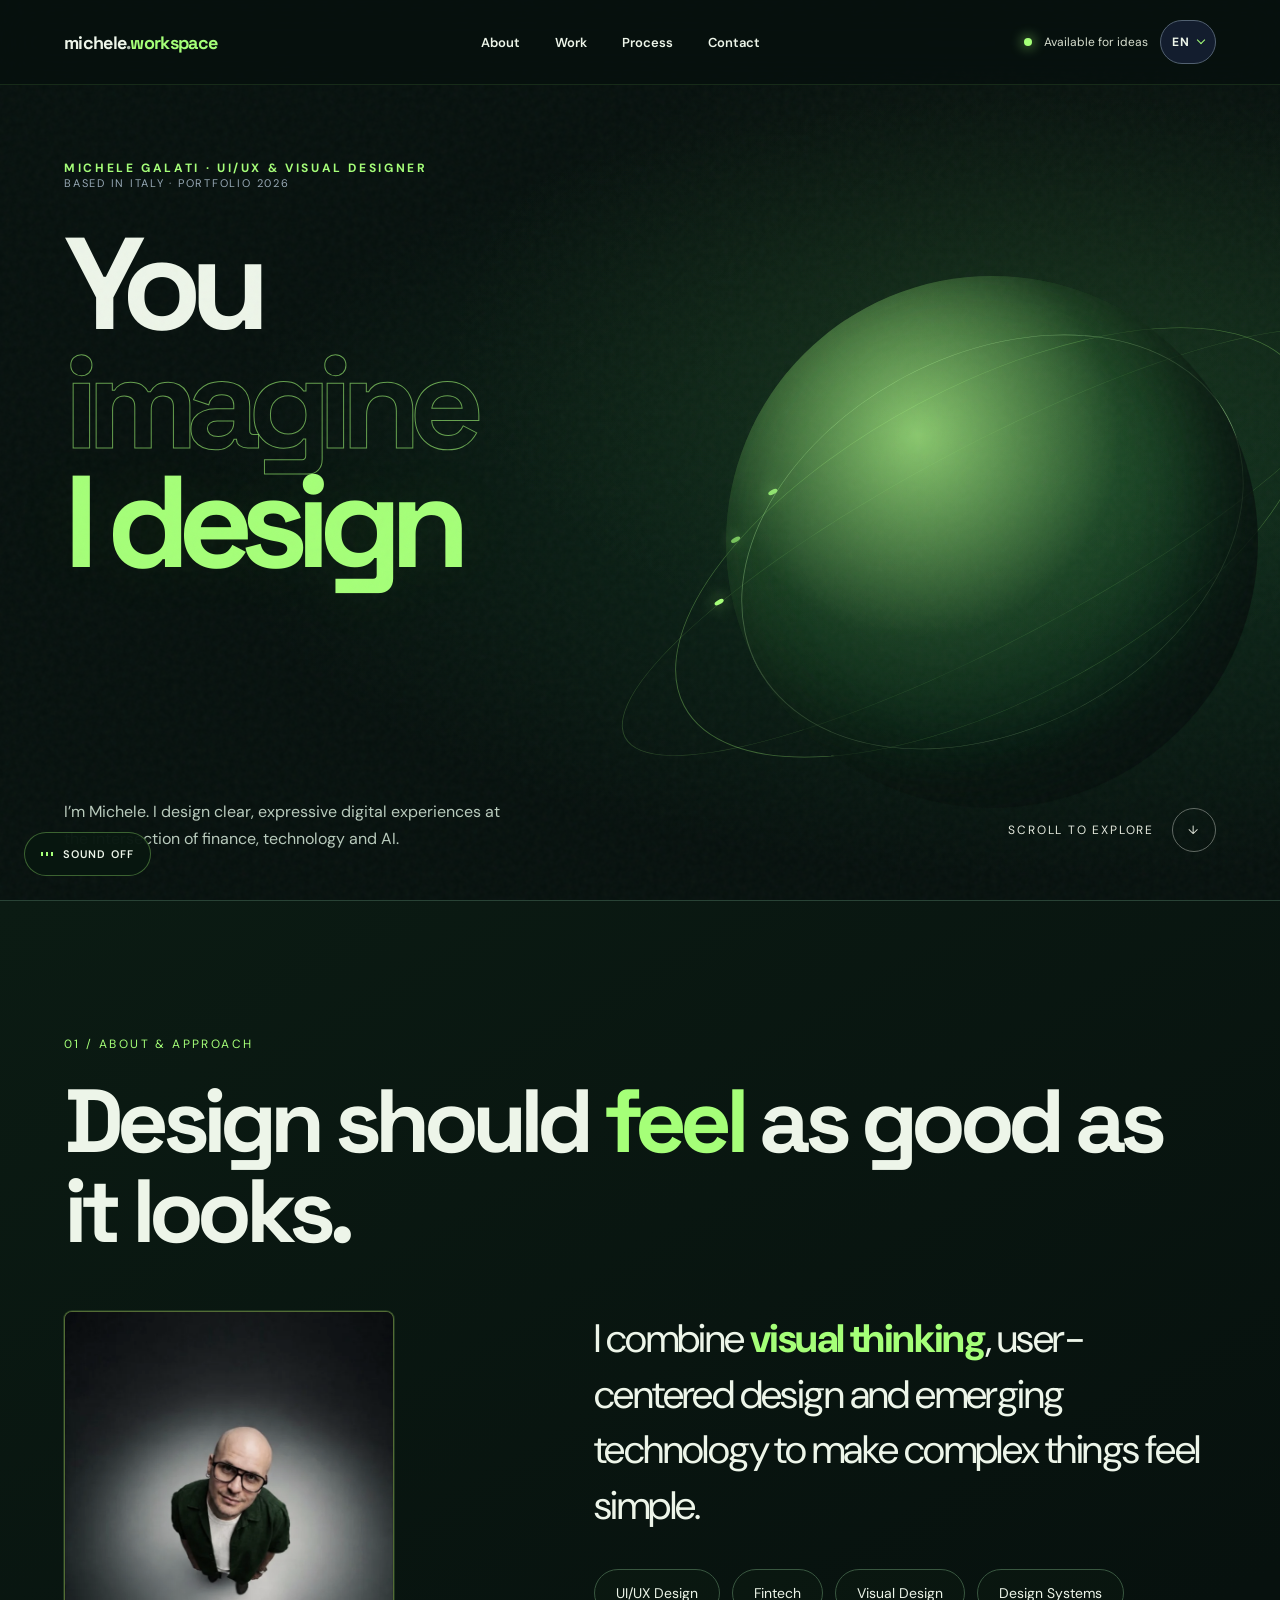
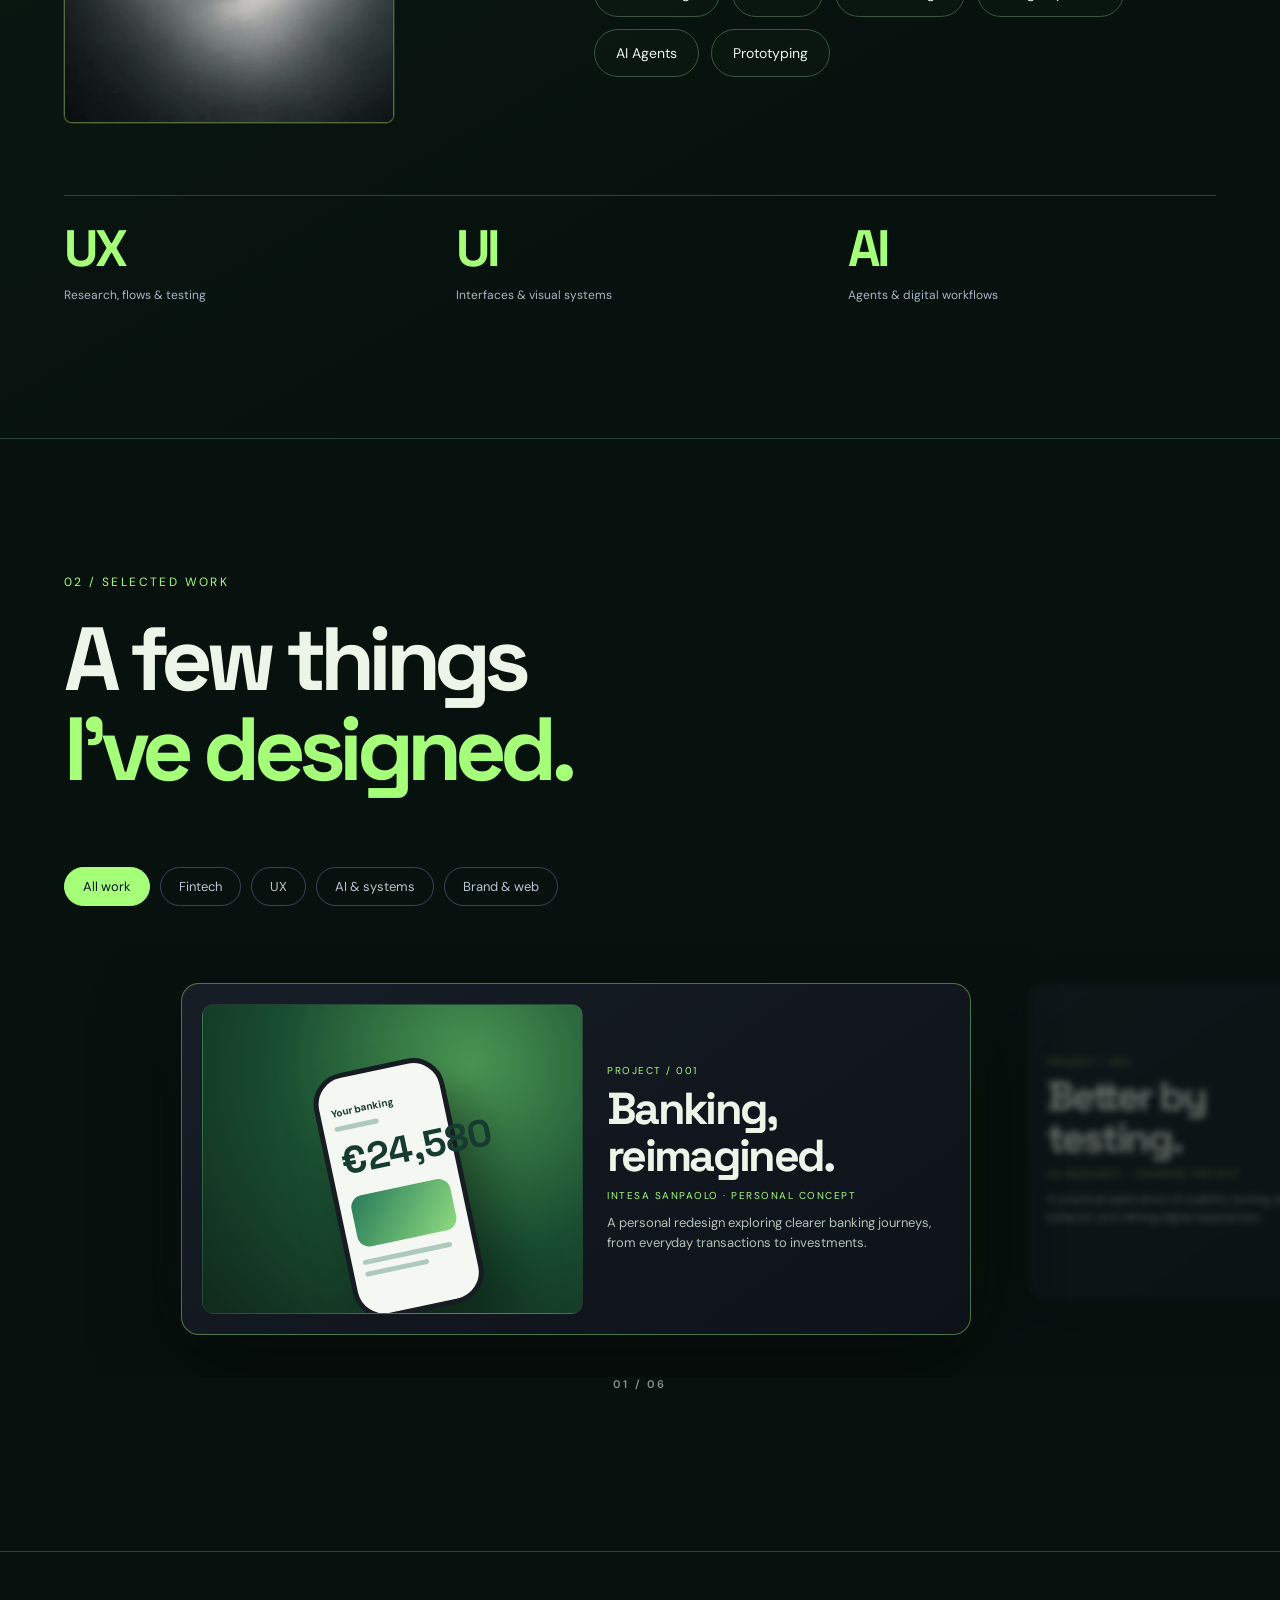
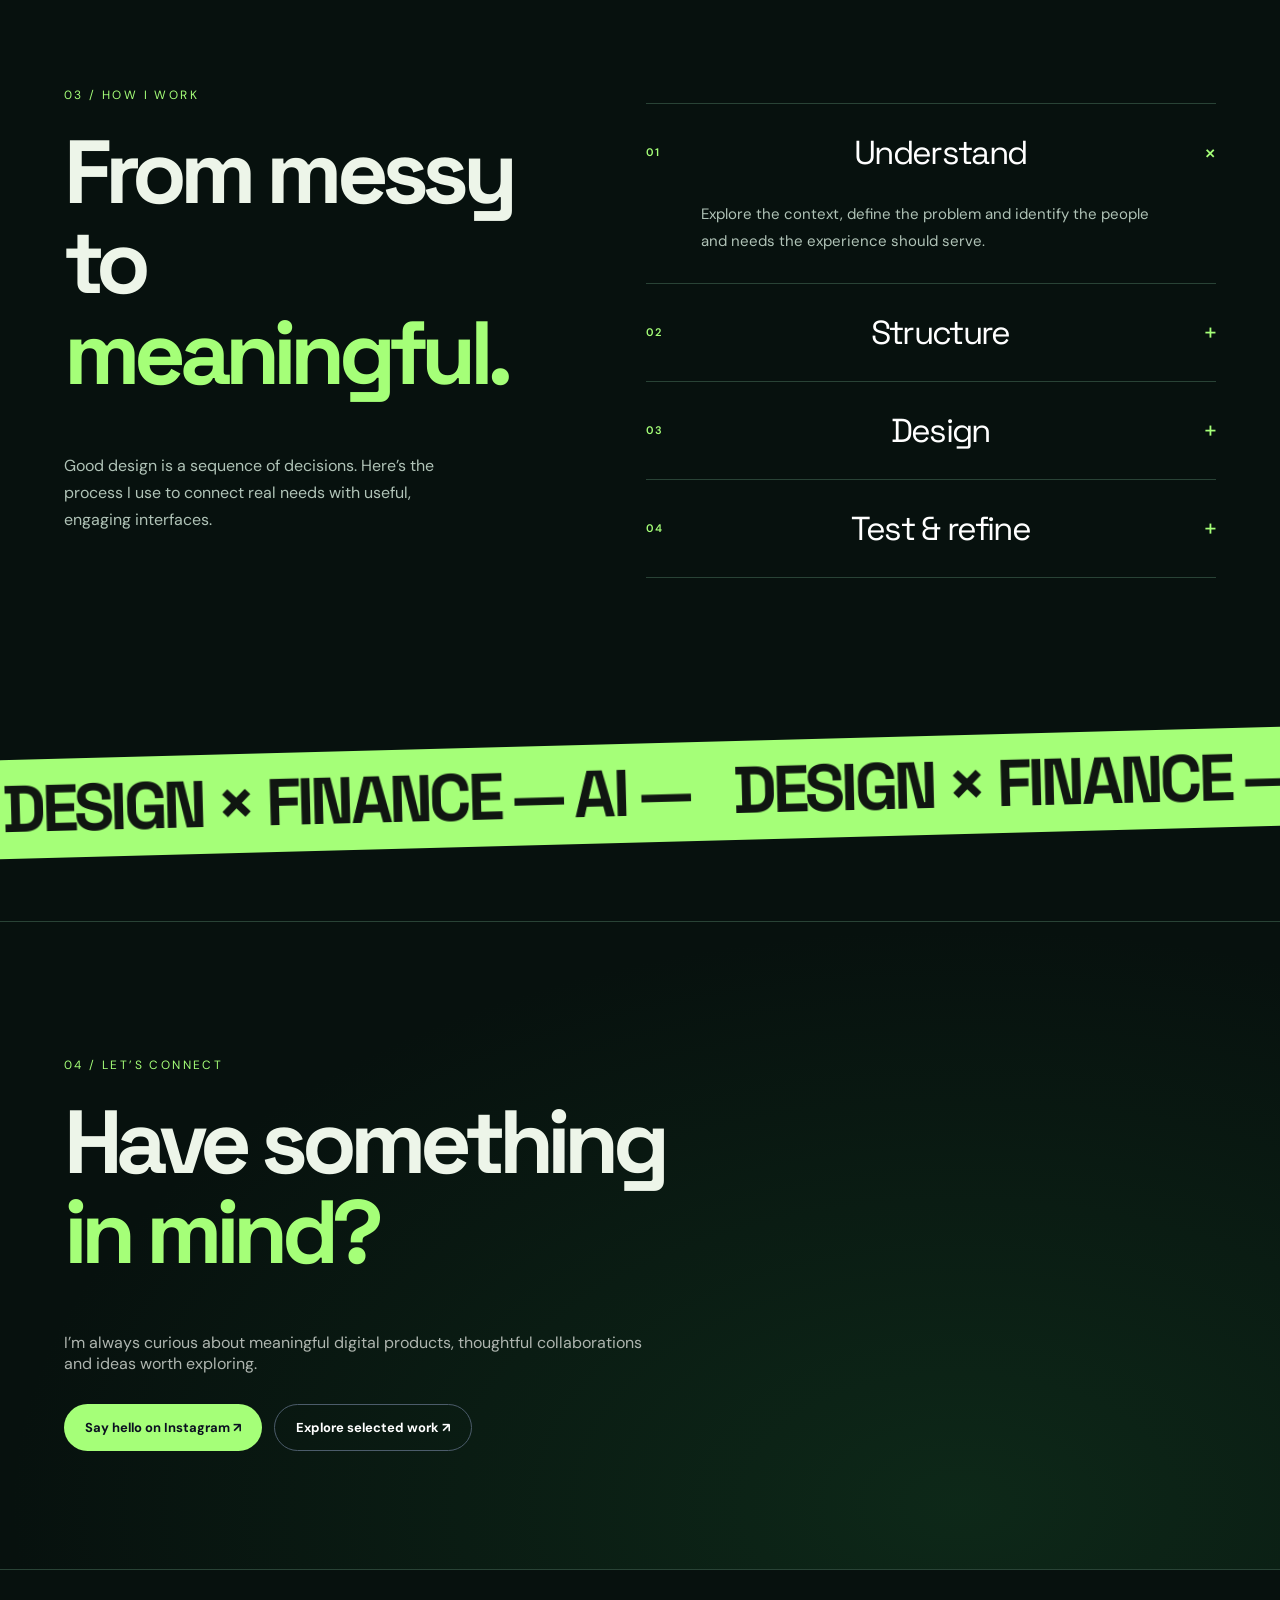
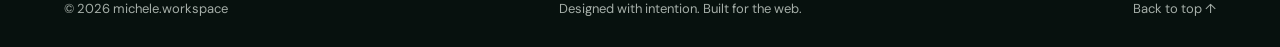
<file: index.html>
<!DOCTYPE html>

<html lang="it"><head><meta charset="utf-8"/><meta content="width=device-width, initial-scale=1" name="viewport"/><title>michele.workspace — UI/UX, Fintech e IA</title><link rel="stylesheet" href="css/live-base.css"><link rel="stylesheet" href="css/motion.css"><meta content="Michele Galati, designer UI/UX. Progetti selezionati di fintech, design visivo e IA." data-i18n-content="description" name="description"/><meta content="#0b1020" name="theme-color"/><noscript><style>.reveal{opacity:1!important;transform:none!important}body,a,button{cursor:auto!important}</style></noscript><link rel="canonical" href="https://michelegalatistudio-svg.github.io/Portfolio/index.html"><meta property="og:title" content="michele.workspace — UI/UX, Fintech e IA"><meta property="og:description" content="Sono Michele. Progetto esperienze digitali chiare ed espressive all’incrocio tra finanza, tecnologia e IA."><meta property="og:image" content="https://michelegalatistudio-svg.github.io/Portfolio/assets/social/index.jpg"></head><body><a class="skip" href="#main" data-i18n="skip">Vai al contenuto</a><div aria-hidden="true" class="progress" id="progress"></div><div class="grain"></div><div class="cursor" id="cursor"></div><header class="nav" id="site-nav"><a aria-label="michele.workspace — torna all’inizio" data-i18n-label="brandLabel" class="brand" href="#top">michele<span style="color:#aeb9ae">.</span><b>workspace</b></a><nav class="navlinks" aria-label="Navigazione principale" data-i18n-label="navLabel"><ul class="live-nav-list"><li><a href="#about" data-i18n="about">Profilo</a></li><li><a href="#work" data-i18n="work">Progetti</a></li><li><a href="#process" data-i18n="process">Metodo</a></li><li><a href="#contact" data-i18n="contact">Contatti</a></li></ul></nav><div class="navright"><div class="dot"></div><span class="available" data-i18n="available">Aperto a nuove idee</span><div class="locale-picker"><select id="site-language" aria-label="Lingua" data-i18n-label="language"><option value="it" lang="it">Italiano</option><option value="en" lang="en">English</option><option value="de" lang="de">Deutsch</option><option value="es" lang="es">Español</option></select><span aria-hidden="true" id="locale-code">IT</span></div><button aria-controls="mobile-menu" aria-expanded="false" aria-label="Apri il menu" class="menu-toggle" id="menu-toggle">MENU +</button></div></header><nav aria-label="Navigazione mobile" data-i18n-label="mobileLabel" class="mobile-menu" id="mobile-menu"><a href="#about" data-i18n="about">Profilo</a><a href="#work" data-i18n="work">Progetti</a><a href="#process" data-i18n="process">Metodo</a><a href="#contact" data-i18n="contact">Contatti</a><small data-i18n="disciplines">DESIGN × FINANZA × IA</small></nav><main id="main"><section class="hero" id="top"><div class="motion-field" aria-hidden="true"><div class="motion-ring"></div><div class="motion-ring"></div><div class="motion-ring"></div><div class="motion-core"></div></div><div class="glow" id="glow"></div><div><div class="eyebrow reveal" data-i18n="eyebrow">Michele Galati · Designer UI/UX e visuale</div><div class="hero-index" data-i18n="location">IN ITALIA · PORTFOLIO 2026</div><h1 class="reveal delay"><span class="word" data-i18n="hero1">Tu</span><span class="word outline" data-i18n="hero2">immagini</span><span class="word lime" data-i18n="hero3">io progetto</span></h1></div><div class="herofoot reveal"><p data-i18n="heroIntro">Sono Michele. Progetto esperienze digitali chiare ed espressive all’incrocio tra finanza, tecnologia e IA.</p><a class="scrollnote" href="#about" data-i18n="scroll">SCORRI PER ESPLORARE <span>↓</span></a></div><div aria-hidden="true" class="hero-orbit" id="hero-orbit"><div class="ring"></div><div class="ring"></div><div class="ring"></div><div class="satellite"></div></div></section><section class="section" id="about"><div class="tag reveal" data-i18n="aboutTag">01 / Profilo e approccio</div><h2 class="reveal" data-i18n="aboutTitle">Il design deve essere piacevole da <em>usare</em> quanto da guardare.</h2><div class="about-layout"><div class="about-aside reveal"><figure class="portrait"><img src="assets/images/portrait-live.webp" alt="Ritratto di Michele Galati" data-i18n-alt="portraitAlt" width="1122" height="1402" loading="lazy" decoding="async"></figure></div><div class="about-content"><p class="intro reveal" data-i18n="aboutIntro">Unisco <strong>pensiero visivo</strong>, design centrato sulle persone e tecnologie emergenti per rendere semplice ciò che è complesso.</p><div class="skills reveal"><div class="chip" data-i18n="uiux">Design UI/UX</div><div class="chip">Fintech</div><div class="chip" data-i18n="visual">Design visivo</div><div class="chip" data-i18n="systems">Sistemi di design</div><div class="chip" data-i18n="agents">Agenti IA</div><div class="chip" data-i18n="prototyping">Prototipazione</div></div></div></div><div class="stats reveal"><div class="stat"><b>UX</b><span data-i18n="uxStat">Ricerca, flussi e test</span></div><div class="stat"><b>UI</b><span data-i18n="uiStat">Interfacce e sistemi visivi</span></div><div class="stat"><b data-i18n="ai">IA</b><span data-i18n="aiStat">Agenti e flussi digitali</span></div></div></section><section class="section" id="work"><div class="workhead"><div><div class="tag reveal" data-i18n="workTag">02 / Progetti selezionati</div><h2 class="reveal" data-i18n="workTitle">Alcuni dei<br/><em>miei progetti.</em></h2></div></div><div aria-label="Filtra i progetti" data-i18n-label="filterLabel" class="filters" role="group"><button aria-pressed="true" class="filter active" data-filter="all" type="button" data-i18n="all">Tutti i progetti</button><button aria-pressed="false" class="filter" data-filter="fintech" type="button">Fintech</button><button aria-pressed="false" class="filter" data-filter="ux" type="button">UX</button><button aria-pressed="false" class="filter" data-filter="ai" type="button" data-i18n="aiFilter">IA e sistemi</button><button aria-pressed="false" class="filter" data-filter="brand" type="button" data-i18n="brandFilter">Brand e web</button></div><div class="project-carousel" id="project-carousel"><article class="project" role="button" tabindex="0" aria-label="Apri i dettagli del progetto" data-i18n-label="projectLabel" data-category="fintech ux" data-project="banking"><div class="visual green reveal"><div class="mock"><div class="tiny" data-i18n="bankMock">La tua banca</div><div class="line" style="width:45%"></div><div class="balance" data-i18n="bankBalance">24.580 €</div><div class="block"></div><div class="line" style="width:90%"></div><div class="line" style="width:65%"></div></div></div><div class="projectinfo reveal"><div class="number"><span data-i18n="projectNumber">PROGETTO</span> / 001</div><h3 data-i18n="bankTitle">La banca,<br/>ripensata.</h3><div class="type" data-i18n="bankType">Intesa Sanpaolo · Concept personale</div><p data-i18n="bankCopy">Un redesign personale per rendere più chiare le operazioni bancarie, dai pagamenti quotidiani agli investimenti.</p></div></article><article class="project" role="button" tabindex="0" aria-label="Apri i dettagli del progetto" data-i18n-label="projectLabel" data-category="ux" data-project="testing"><div class="visual blue reveal"><div class="mock"><div class="tiny" data-i18n="testMock">Esperienza digitale</div><div class="line" style="width:70%"></div><div class="balance" data-i18n="discover">Scopri.</div><div class="block"></div><div class="line" style="width:85%"></div><div class="line" style="width:55%"></div></div></div><div class="projectinfo reveal"><div class="number"><span data-i18n="projectNumber">PROGETTO</span> / 002</div><h3 data-i18n="testTitle">Migliorare<br/>con i test.</h3><div class="type" data-i18n="testType">Ricerca UX · Progetto formativo</div><p data-i18n="testCopy">Un’esplorazione pratica dei test di usabilità per osservare il comportamento delle persone e migliorare le esperienze digitali.</p></div></article><article class="project" role="button" tabindex="0" aria-label="Apri i dettagli del progetto" data-i18n-label="projectLabel" data-category="ai ux" data-project="agents"><div class="visual purple reveal"><div class="mock"><div class="tiny" data-i18n="agentMock">Automazione e IA</div><div class="line" style="width:60%"></div><div class="balance" data-i18n="smarter">Lavora meglio.</div><div class="block"></div><div class="line" style="width:75%"></div><div class="line" style="width:50%"></div></div></div><div class="projectinfo reveal"><div class="number"><span data-i18n="projectNumber">PROGETTO</span> / 003</div><h3 data-i18n="agentTitle">Automazione<br/>a misura d’uomo.</h3><div class="type" data-i18n="agentType">Agenti IA · n8n · Progetto formativo</div><p data-i18n="agentCopy">Un flusso conversazionale che combina automazione, revisione esplicita e controllo umano.</p></div></article><article class="project" role="button" tabindex="0" aria-label="Apri i dettagli del progetto" data-i18n-label="projectLabel" data-category="ai ux" data-project="flow"><div class="visual coral reveal"><div class="flow-preview"><div class="flow-top"><span>flow<span style="color:#c47d72">.</span> workspace</span><i></i></div><div class="flow-main"><div class="flow-circle" data-i18n="flowMock">PANORAMICA<br/>PROGETTO</div><div class="flow-rows"><span></span><span></span><span></span><span></span></div></div></div></div><div class="projectinfo reveal"><div class="number"><span data-i18n="projectNumber">PROGETTO</span> / 004</div><h3 data-i18n="flowTitle">Lavoro in<br/>movimento.</h3><div class="type" data-i18n="flowType">Flow · Concept per la gestione del lavoro</div><p data-i18n="flowCopy">Un approccio visivo per seguire progetti, responsabilità e scadenze, pensato per dare chiarezza ai team.</p></div></article><article class="project" role="button" tabindex="0" aria-label="Apri i dettagli del progetto Ecodream" data-category="brand" data-project="ecodream"><div class="visual project-photo reveal"><img src="assets/images/ecodream.webp" width="1920" height="1917" alt="Ecodream" loading="lazy" decoding="async"></div><div class="projectinfo reveal"><div class="number"><span data-i18n="projectNumber">PROGETTO</span> / 005</div><h3>Ecodream</h3><div class="type" data-i18n="ecoType">Ecodream · Sito web</div><p data-i18n="ecoCopy">Un sito web realizzato per Ecodream: il progetto dedicato al brand e alla sua presenza digitale.</p></div></article><article class="project" role="button" tabindex="0" aria-label="Apri i dettagli del progetto Orizon" data-category="brand" data-project="orizon"><div class="visual project-photo reveal"><img src="assets/images/orizon.webp" width="465" height="462" alt="Orizon" loading="lazy" decoding="async"></div><div class="projectinfo reveal"><div class="number"><span data-i18n="projectNumber">PROGETTO</span> / 006</div><h3>Orizon</h3><div class="type" data-i18n="oriType">Orizon · Brand identity</div><p data-i18n="oriCopy">Un’identità visiva per raccontare il turismo rigenerativo, dal simbolo agli asset digitali.</p></div></article></div><p class="carousel-status" id="carousel-status" aria-live="polite">01 / 04</p></section><section class="section" id="process"><div class="tag reveal" data-i18n="processTag">03 / Come lavoro</div><div class="process-grid"><div class="process-lead"><h2 class="reveal" data-i18n="processTitle">Dalla complessità<br/>alla <em>chiarezza.</em></h2><p class="reveal" data-i18n="processIntro">Il buon design nasce da una serie di decisioni. Con questo metodo traduco bisogni reali in interfacce utili e coinvolgenti.</p></div><div class="process-list reveal"><div class="step open"><button aria-expanded="true" class="step-button"><span class="n">01</span><span data-i18n="understand">Comprendere</span><span class="plus">+</span></button><div class="step-copy"><p data-i18n="understandCopy">Esploro il contesto, definisco il problema e individuo le persone a cui si rivolge l’esperienza e i loro bisogni.</p></div></div><div class="step"><button aria-expanded="false" class="step-button"><span class="n">02</span><span data-i18n="structure">Strutturare</span><span class="plus">+</span></button><div class="step-copy"><p data-i18n="structureCopy">Trasformo i risultati della ricerca in percorsi chiari, architettura dell’informazione e primi wireframe.</p></div></div><div class="step"><button aria-expanded="false" class="step-button"><span class="n">03</span><span data-i18n="design">Progettare</span><span class="plus">+</span></button><div class="step-copy"><p data-i18n="designCopy">Definisco un linguaggio visivo, disegno interfacce dettagliate e creo animazioni al servizio dell’usabilità.</p></div></div><div class="step"><button aria-expanded="false" class="step-button"><span class="n">04</span><span data-i18n="refine">Testare e affinare</span><span class="plus">+</span></button><div class="step-copy"><p data-i18n="refineCopy">Creo prototipi, testo le attività principali e miglioro il progetto in base all’esperienza delle persone.</p></div></div></div></div></section><div aria-hidden="true" class="ticker"><div class="tickertrack"><span data-i18n="ticker">DESIGN × FINANZA — IA —</span><span data-i18n="ticker">DESIGN × FINANZA — IA —</span></div></div><section class="section contact" id="contact"><div class="tag reveal" data-i18n="contactTag">04 / Parliamone</div><h2 class="reveal" data-i18n="contactTitle">Hai qualcosa<br/><em>in mente?</em></h2><p class="reveal" style="color:#aeb5af;max-width:600px" data-i18n="contactCopy">Mi interessano i prodotti digitali che rispondono a bisogni reali, le collaborazioni e le idee da esplorare.</p><div class="contact-actions reveal"><a class="pill-link" href="https://www.instagram.com/michele.workspace/" rel="noopener noreferrer" target="_blank" data-i18n="instagram">Scrivimi su Instagram ↗</a><a class="pill-link secondary" href="#work" data-i18n="seeWork">Esplora i progetti ↗</a></div></section></main><footer class="footer"><span>© 2026 michele.workspace</span><span data-i18n="footer">Progettato con cura. Creato per il web.</span><a href="#top" data-i18n="back">Torna all’inizio ↑</a></footer><div aria-hidden="true" aria-labelledby="dialog-title" aria-modal="true" class="dialog" id="project-dialog" role="dialog"><div class="dialog-panel" tabindex="-1"><button aria-label="Chiudi i dettagli del progetto" data-i18n-label="closeLabel" class="dialog-close" type="button">×</button><div class="dialog-label" id="dialog-label"></div><h2 id="dialog-title"></h2><img id="dialog-image" class="dialog-project-image" alt="" hidden><p id="dialog-summary"></p><div class="dialog-grid"><div><h3 data-i18n="focus">Obiettivi</h3><p id="dialog-focus"></p></div><div><h3 data-i18n="approach">Approccio</h3><p id="dialog-approach"></p></div></div><div id="dialog-links" class="dialog-project-links"></div><p class="dialog-note" data-i18n="note">Anteprima del portfolio. Il caso studio dettagliato e le schermate definitive saranno aggiunti in seguito.</p></div></div><button aria-label="Torna all’inizio" data-i18n-label="backLabel" class="backtop" id="backtop" type="button">↑</button><button class="sound-toggle" type="button" aria-pressed="false" aria-label="Suoni di interazione / Interaction sounds" title="Attiva i suoni di clic e hover"><span class="sound-bars" aria-hidden="true"><i></i><i></i><i></i></span><span class="sound-label">SOUND OFF</span></button><script src="js/live-app.js" defer></script><script src="js/motion.js" defer></script><script src="js/soft-scroll.js" defer></script></body></html>
</file>
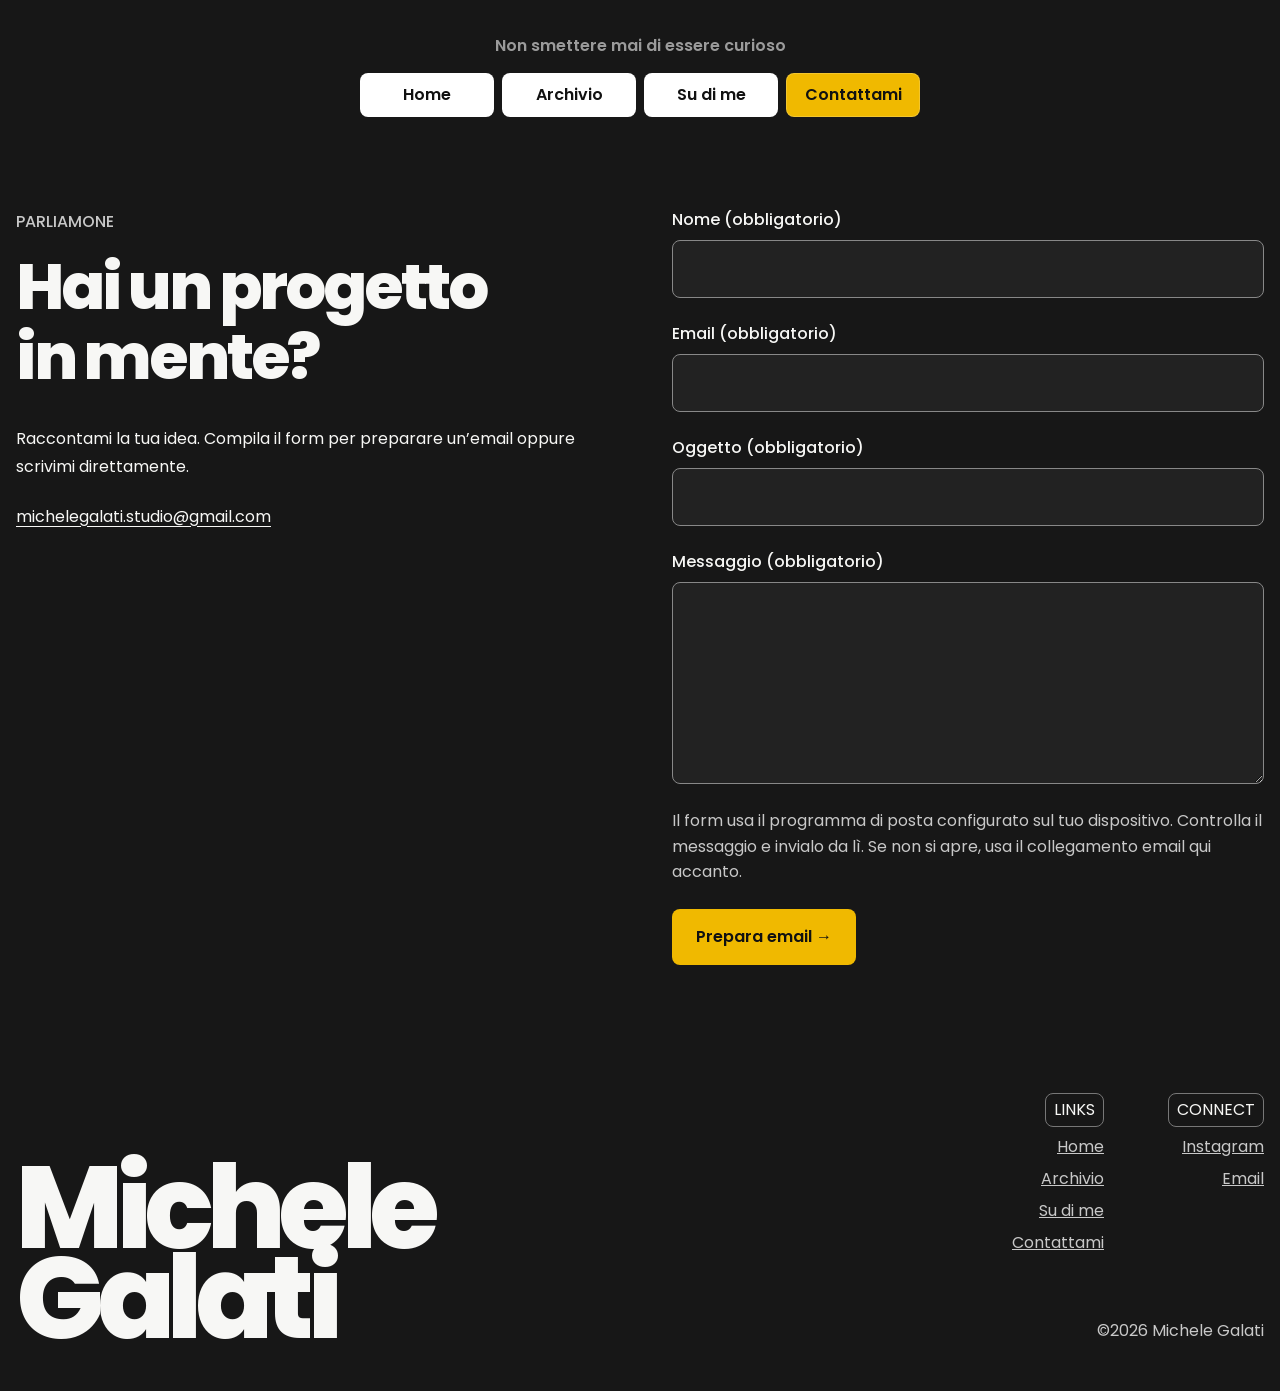
<file: contatti.html>
<!doctype html><html lang="it"><head>
  <meta charset="utf-8">
  <meta name="viewport" content="width=device-width, initial-scale=1">
  <meta name="description" content="Hai un progetto in mente? Contatta Michele Galati per parlare di siti web, UI/UX e brand identity. Compila il form oppure scrivimi direttamente via email.">
  <title>Michele Galati | Contatti per progetti di design</title>
  <link rel="icon" href="assets/favicon.svg" type="image/svg+xml">
  <link rel="preconnect" href="https://fonts.googleapis.com">
  <link rel="preconnect" href="https://fonts.gstatic.com" crossorigin>
  <link href="https://fonts.googleapis.com/css2?family=Poppins:wght@400;500;600;700;800&display=swap" rel="stylesheet">
  <link rel="stylesheet" href="css/style.css">
<link rel="canonical" href="https://michelegalatistudio-svg.github.io/Portfolio/contatti.html">
  <meta property="og:type" content="website">
  <meta property="og:locale" content="it_IT">
  <meta property="og:site_name" content="Michele Galati">
  <meta property="og:title" content="Michele Galati | Contatti per progetti di design">
  <meta property="og:description" content="Hai un progetto in mente? Contatta Michele Galati per parlare di siti web, UI/UX e brand identity. Compila il form oppure scrivimi direttamente via email.">
  <meta property="og:url" content="https://michelegalatistudio-svg.github.io/Portfolio/contatti.html">
  <meta property="og:image" content="https://michelegalatistudio-svg.github.io/Portfolio/assets/social/contatti.jpg">
  <meta property="og:image:width" content="1200">
  <meta property="og:image:height" content="630">
  <meta property="og:image:alt" content="Anteprima portfolio Michele Galati — contatti">
</head><body class="contact-page"><header class="site-header site-pad">

    <div class="header-center">
      <p class="eyebrow">Non smettere mai di essere curioso</p>
      <nav class="pill-nav" aria-label="Navigazione principale">
<ul class="nav-list">

        <li><a class="nav-pill nav-home" href="index.html">Home</a></li>
        <li><a class="nav-pill nav-archive" href="index.html#progetti">Archivio</a></li>
        <li><a class="nav-pill nav-about" href="cv.html">Su di me</a></li>
        <li><a class="nav-pill nav-contact active" aria-current="page" href="contatti.html">Contattami</a></li>
      
</ul>
</nav>
    </div>
  </header><main class="contact-content site-pad">
<section class="contact-intro" aria-labelledby="contact-title"><p class="page-kicker">PARLIAMONE</p><h1 id="contact-title">Hai un progetto<br>in mente?</h1><p>Raccontami la tua idea. Compila il form per preparare un’email oppure scrivimi direttamente.</p><a class="text-link" href="mailto:michelegalati.studio@gmail.com">michelegalati.studio@gmail.com</a></section>
<form class="contact-form" id="contact-form" action="mailto:michelegalati.studio@gmail.com" method="post" enctype="text/plain" aria-label="Prepara una email a Michele" aria-describedby="form-help">
<div class="form-field"><label for="contact-name">Nome (obbligatorio)</label><input id="contact-name" name="name" type="text" autocomplete="name" required maxlength="120"></div>
<div class="form-field"><label for="contact-email">Email (obbligatorio)</label><input id="contact-email" name="email" type="email" autocomplete="email" required maxlength="254"></div>
<div class="form-field"><label for="contact-subject">Oggetto (obbligatorio)</label><input id="contact-subject" name="subject" type="text" required maxlength="160"></div>
<div class="form-field"><label for="contact-message">Messaggio (obbligatorio)</label><textarea id="contact-message" name="message" rows="7" required maxlength="4000"></textarea></div>
<p class="muted" id="form-help">Il form usa il programma di posta configurato sul tuo dispositivo. Controlla il messaggio e invialo da lì. Se non si apre, usa il collegamento email qui accanto.</p><button type="submit">Prepara email →</button>
</form></main><footer class="site-footer site-pad">
    <div class="footer-name">Michele<br>Galati</div>
    <div class="footer-meta">
      <div class="footer-links">
        <div><span class="footer-label">LINKS</span><a href="index.html">Home</a><a href="index.html#progetti">Archivio</a><a href="cv.html">Su di me</a><a href="contatti.html">Contattami</a></div>
        <div><span class="footer-label">CONNECT</span><a href="https://www.instagram.com/michele.workspace">Instagram</a><a href="mailto:michelegalati.studio@gmail.com">Email</a></div>
      </div>
      <p class="copyright">©2026 Michele Galati</p>
    </div>
  </footer></body></html>
</file>
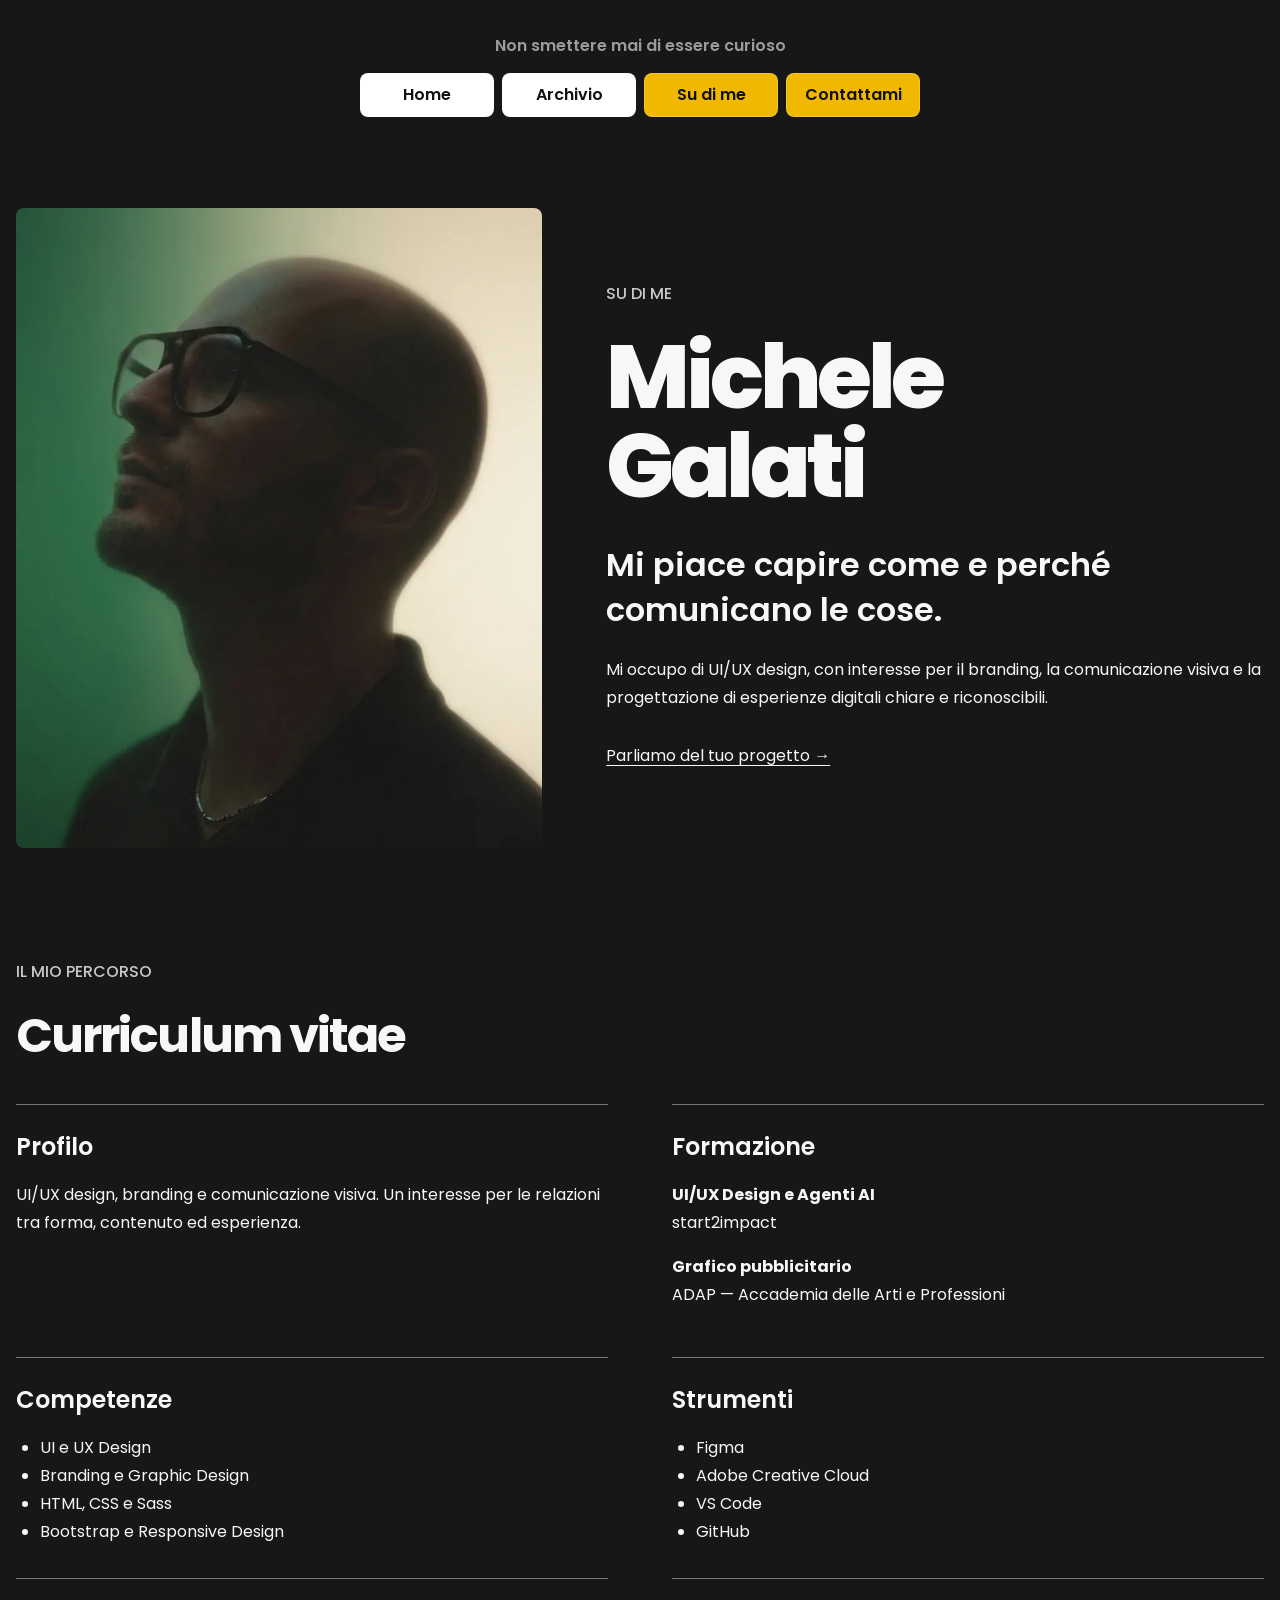
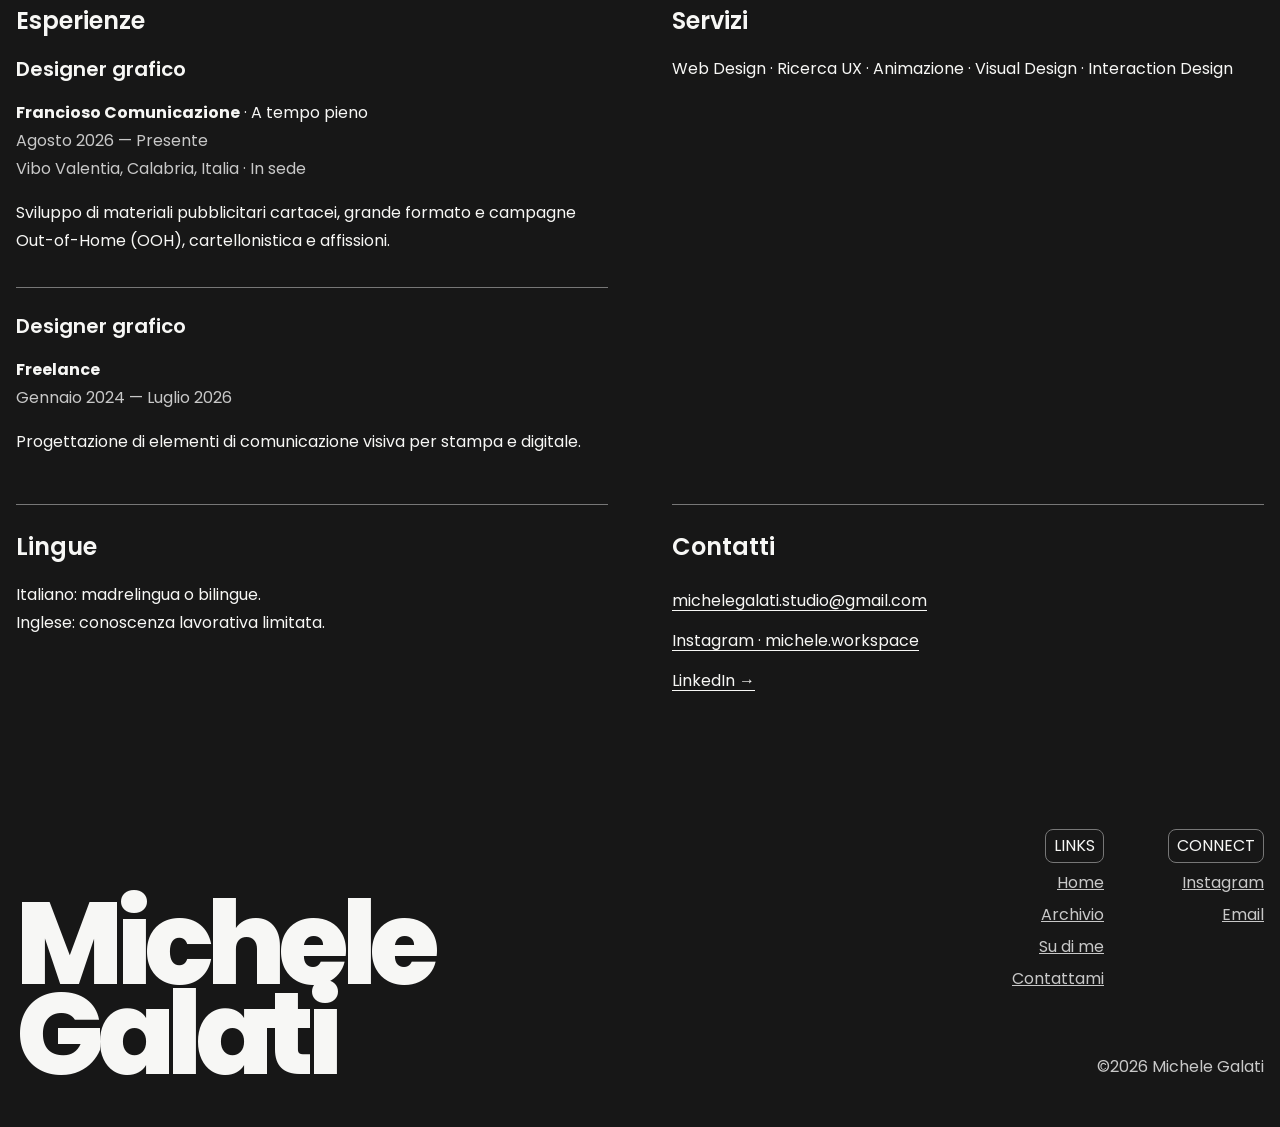
<file: cv.html>
<!doctype html>
<html lang="it">
<head>
  <meta charset="utf-8">
  <meta name="viewport" content="width=device-width, initial-scale=1">
  <meta name="description" content="Conosci Michele Galati: formazione, competenze ed esperienze in graphic design, UI/UX e branding. Scopri il curriculum e il mio approccio al design visivo.">
  <title>Michele Galati | CV e percorso nel design</title>
  <link rel="icon" href="assets/favicon.svg" type="image/svg+xml">
  <link rel="preconnect" href="https://fonts.googleapis.com">
  <link rel="preconnect" href="https://fonts.gstatic.com" crossorigin>
  <link href="https://fonts.googleapis.com/css2?family=Poppins:wght@400;500;600;700;800&display=swap" rel="stylesheet">
  <link rel="stylesheet" href="css/style.css">
<link rel="canonical" href="https://michelegalatistudio-svg.github.io/Portfolio/cv.html">
  <meta property="og:type" content="website">
  <meta property="og:locale" content="it_IT">
  <meta property="og:site_name" content="Michele Galati">
  <meta property="og:title" content="Michele Galati | CV e percorso nel design">
  <meta property="og:description" content="Conosci Michele Galati: formazione, competenze ed esperienze in graphic design, UI/UX e branding. Scopri il curriculum e il mio approccio al design visivo.">
  <meta property="og:url" content="https://michelegalatistudio-svg.github.io/Portfolio/cv.html">
  <meta property="og:image" content="https://michelegalatistudio-svg.github.io/Portfolio/assets/social/cv.jpg">
  <meta property="og:image:width" content="1200">
  <meta property="og:image:height" content="630">
  <meta property="og:image:alt" content="Anteprima portfolio Michele Galati — cv">
</head>
<body class="about-page">
<header class="site-header site-pad">

    <div class="header-center">
      <p class="eyebrow">Non smettere mai di essere curioso</p>
      <nav class="pill-nav" aria-label="Navigazione principale">
<ul class="nav-list">

        <li><a class="nav-pill nav-home" href="index.html">Home</a></li>
        <li><a class="nav-pill nav-archive" href="index.html#progetti">Archivio</a></li>
        <li><a class="nav-pill nav-about active" aria-current="page" href="cv.html">Su di me</a></li>
        <li><a class="nav-pill nav-contact" href="contatti.html">Contattami</a></li>
      
</ul>
</nav>
    </div>
  </header>
<main class="about-content site-pad">
  <section class="about-intro" aria-labelledby="about-title">
    <img class="about-portrait" src="assets/images/michele.webp" alt="Michele Galati di profilo con occhiali, su uno sfondo verde e caldo" width="732" height="1098" decoding="async">
    <div class="about-bio">
      <p class="page-kicker">SU DI ME</p>
      <h1 id="about-title">Michele<br>Galati</h1>
      <p class="bio-lead">Mi piace capire come e perché comunicano le cose.</p>
      <p>Mi occupo di UI/UX design, con interesse per il branding, la comunicazione visiva e la progettazione di esperienze digitali chiare e riconoscibili.</p>
      <a class="text-link" href="contatti.html">Parliamo del tuo progetto →</a>
    </div>
  </section>
  <section class="resume" aria-labelledby="resume-title">
    <p class="page-kicker">IL MIO PERCORSO</p>
    <h2 id="resume-title">Curriculum vitae</h2>
    <div class="resume-grid">
      <section class="resume-block"><h3>Profilo</h3><p>UI/UX design, branding e comunicazione visiva. Un interesse per le relazioni tra forma, contenuto ed esperienza.</p></section>
      <section class="resume-block"><h3>Formazione</h3><p><strong>UI/UX Design e Agenti AI</strong><br>start2impact</p><p><strong>Grafico pubblicitario</strong><br>ADAP — Accademia delle Arti e Professioni</p></section>
      <section class="resume-block"><h3>Competenze</h3><ul class="skill-list"><li>UI e UX Design</li><li>Branding e Graphic Design</li><li>HTML, CSS e Sass</li><li>Bootstrap e Responsive Design</li></ul></section>
      <section class="resume-block"><h3>Strumenti</h3><ul class="skill-list"><li>Figma</li><li>Adobe Creative Cloud</li><li>VS Code</li><li>GitHub</li></ul></section>
      <section class="resume-block"><h3>Esperienze</h3>
<div class="resume-experience"><h4>Designer grafico</h4><p><strong>Francioso Comunicazione</strong> · A tempo pieno<br><span class="muted">Agosto 2026 — Presente<br>Vibo Valentia, Calabria, Italia · In sede</span></p><p>Sviluppo di materiali pubblicitari cartacei, grande formato e campagne Out-of-Home (OOH), cartellonistica e affissioni.</p></div>
<div class="resume-experience"><h4>Designer grafico</h4><p><strong>Freelance</strong><br><span class="muted">Gennaio 2024 — Luglio 2026</span></p><p>Progettazione di elementi di comunicazione visiva per stampa e digitale.</p></div>
</section>
      <section class="resume-block"><h3>Servizi</h3><p>Web Design · Ricerca UX · Animazione · Visual Design · Interaction Design</p></section><section class="resume-block"><h3>Lingue</h3><p>Italiano: madrelingua o bilingue.<br>Inglese: conoscenza lavorativa limitata.</p></section><section class="resume-block"><h3>Contatti</h3><a class="text-link" href="mailto:michelegalati.studio@gmail.com">michelegalati.studio@gmail.com</a><br><a class="text-link" href="https://www.instagram.com/michele.workspace">Instagram · michele.workspace</a><br><a class="text-link" href="https://www.linkedin.com/in/michele-galati-designer/">LinkedIn →</a></section>
    </div>
  </section>
</main>
<footer class="site-footer site-pad">
    <div class="footer-name">Michele<br>Galati</div>
    <div class="footer-meta">
      <div class="footer-links">
        <div><span class="footer-label">LINKS</span><a href="index.html">Home</a><a href="index.html#progetti">Archivio</a><a href="cv.html">Su di me</a><a href="contatti.html">Contattami</a></div>
        <div><span class="footer-label">CONNECT</span><a href="https://www.instagram.com/michele.workspace">Instagram</a><a href="mailto:michelegalati.studio@gmail.com">Email</a></div>
      </div>
      <p class="copyright">©2026 Michele Galati</p>
    </div>
  </footer>
</body>
</html>
</file>
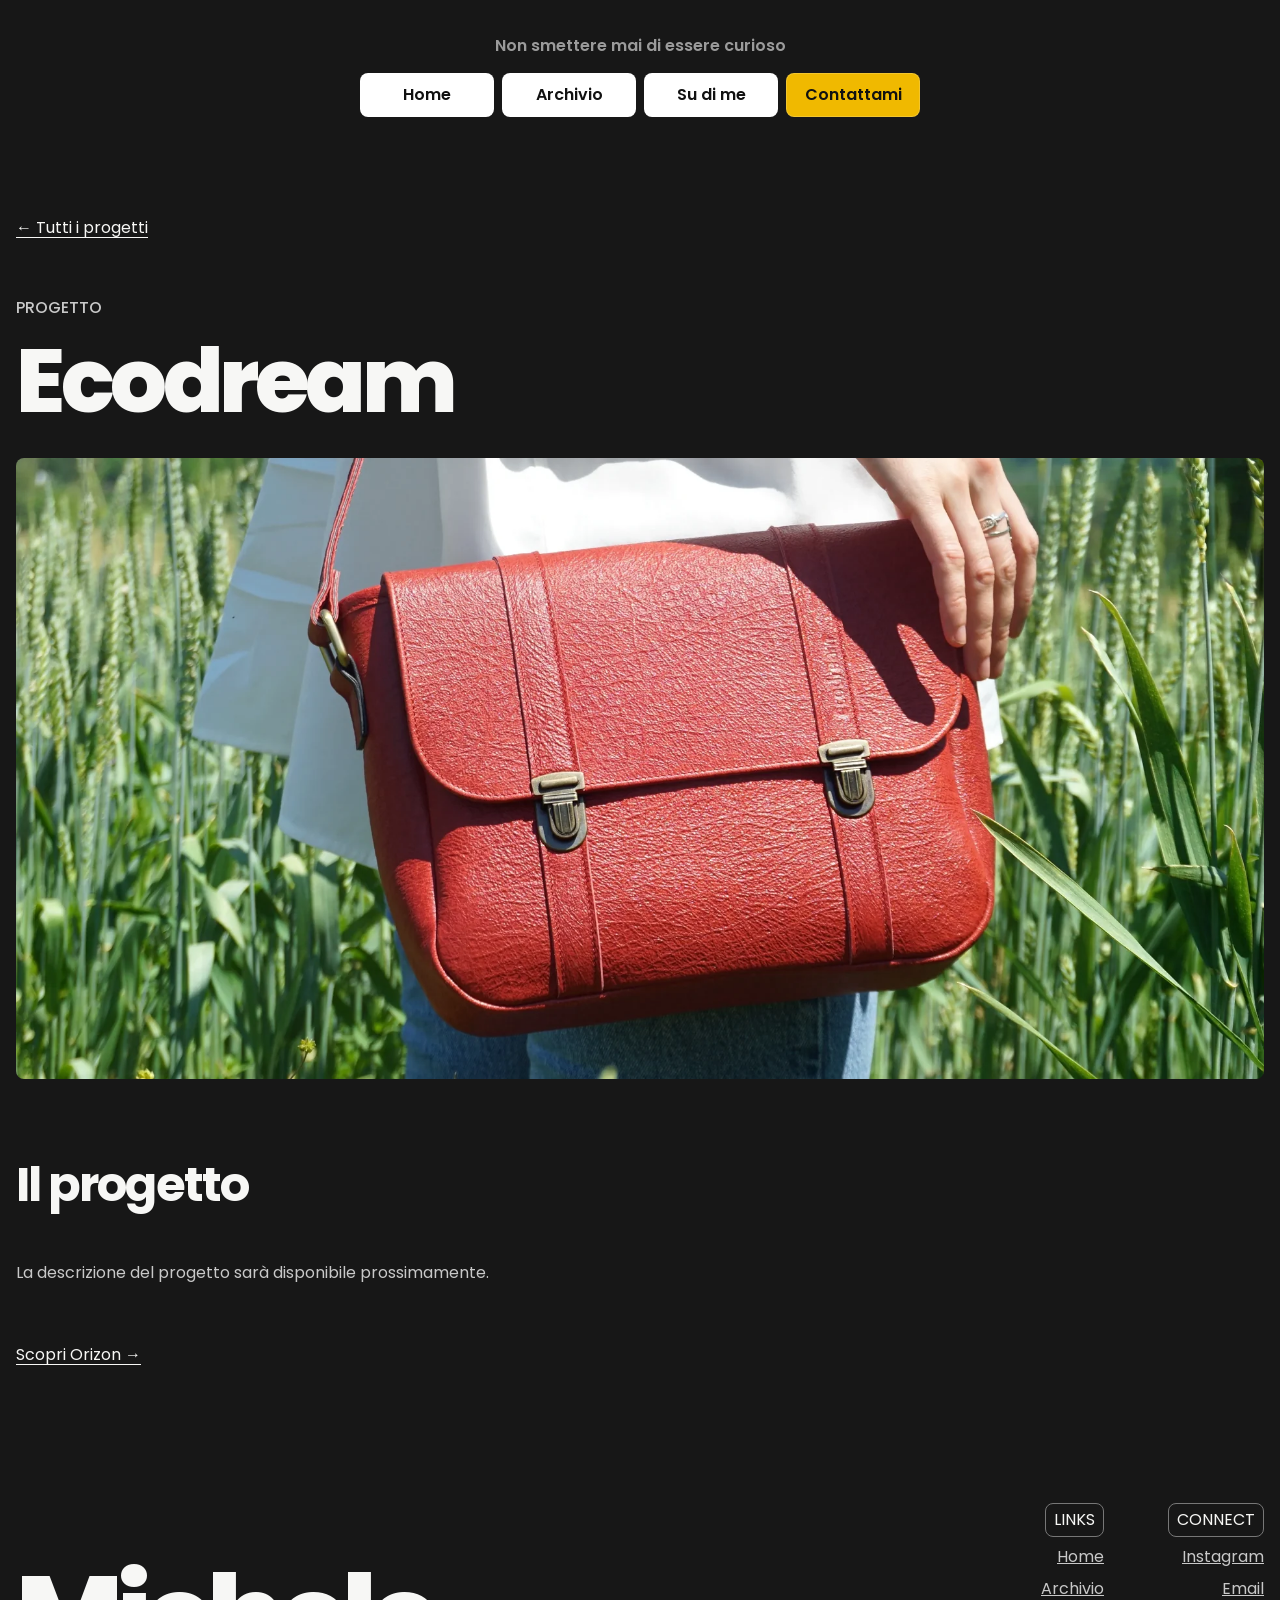
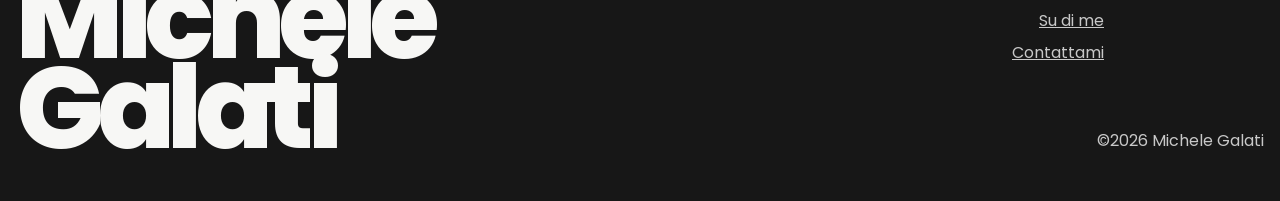
<file: ecodream.html>
<!doctype html>
<html lang="it">
<head>
  <meta charset="utf-8">
  <meta name="viewport" content="width=device-width, initial-scale=1">
  <meta name="description" content="Esplora Ecodream nel portfolio di Michele Galati: un progetto di sito web per il brand. Scopri la presentazione e contattami per parlare di design digitale.">
  <title>Ecodream | Progetto sito web di Michele Galati</title>
  <link rel="icon" href="assets/favicon.svg" type="image/svg+xml">
  <link rel="preconnect" href="https://fonts.googleapis.com">
  <link rel="preconnect" href="https://fonts.gstatic.com" crossorigin>
  <link href="https://fonts.googleapis.com/css2?family=Poppins:wght@400;500;600;700;800&display=swap" rel="stylesheet">
  <link rel="stylesheet" href="css/style.css">
<link rel="canonical" href="https://michelegalatistudio-svg.github.io/Portfolio/ecodream.html">
  <meta property="og:type" content="website">
  <meta property="og:locale" content="it_IT">
  <meta property="og:site_name" content="Michele Galati">
  <meta property="og:title" content="Ecodream | Progetto sito web di Michele Galati">
  <meta property="og:description" content="Esplora Ecodream nel portfolio di Michele Galati: un progetto di sito web per il brand. Scopri la presentazione e contattami per parlare di design digitale.">
  <meta property="og:url" content="https://michelegalatistudio-svg.github.io/Portfolio/ecodream.html">
  <meta property="og:image" content="https://michelegalatistudio-svg.github.io/Portfolio/assets/social/ecodream.jpg">
  <meta property="og:image:width" content="1200">
  <meta property="og:image:height" content="630">
  <meta property="og:image:alt" content="Anteprima portfolio Michele Galati — ecodream">
</head>
<body class="ecodream-page">
<header class="site-header site-pad">

    <div class="header-center">
      <p class="eyebrow">Non smettere mai di essere curioso</p>
      <nav class="pill-nav" aria-label="Navigazione principale">
<ul class="nav-list">

        <li><a class="nav-pill nav-home" href="index.html">Home</a></li>
        <li><a class="nav-pill nav-archive" href="index.html#progetti">Archivio</a></li>
        <li><a class="nav-pill nav-about" href="cv.html">Su di me</a></li>
        <li><a class="nav-pill nav-contact" href="contatti.html">Contattami</a></li>
      
</ul>
</nav>
    </div>
  </header>
<main class="project-page site-pad">
  <a class="text-link" href="index.html#progetti">← Tutti i progetti</a>
  <p class="page-kicker">PROGETTO</p>
  <h1>Ecodream</h1>
  <img class="project-cover project-cover-full" src="assets/images/ecodream-progetto.webp" alt="Borsa rossa Ecodream indossata in un campo verde" width="1920" height="956" decoding="async">
  <section class="project-description" aria-labelledby="description-title"><h2 id="description-title">Il progetto</h2><p class="muted">La descrizione del progetto sarà disponibile prossimamente.</p></section>
  <a class="text-link" href="orizon.html">Scopri Orizon →</a>
</main>
<footer class="site-footer site-pad">
    <div class="footer-name">Michele<br>Galati</div>
    <div class="footer-meta">
      <div class="footer-links">
        <div><span class="footer-label">LINKS</span><a href="index.html">Home</a><a href="index.html#progetti">Archivio</a><a href="cv.html">Su di me</a><a href="contatti.html">Contattami</a></div>
        <div><span class="footer-label">CONNECT</span><a href="https://www.instagram.com/michele.workspace">Instagram</a><a href="mailto:michelegalati.studio@gmail.com">Email</a></div>
      </div>
      <p class="copyright">©2026 Michele Galati</p>
    </div>
  </footer>
</body>
</html>
</file>
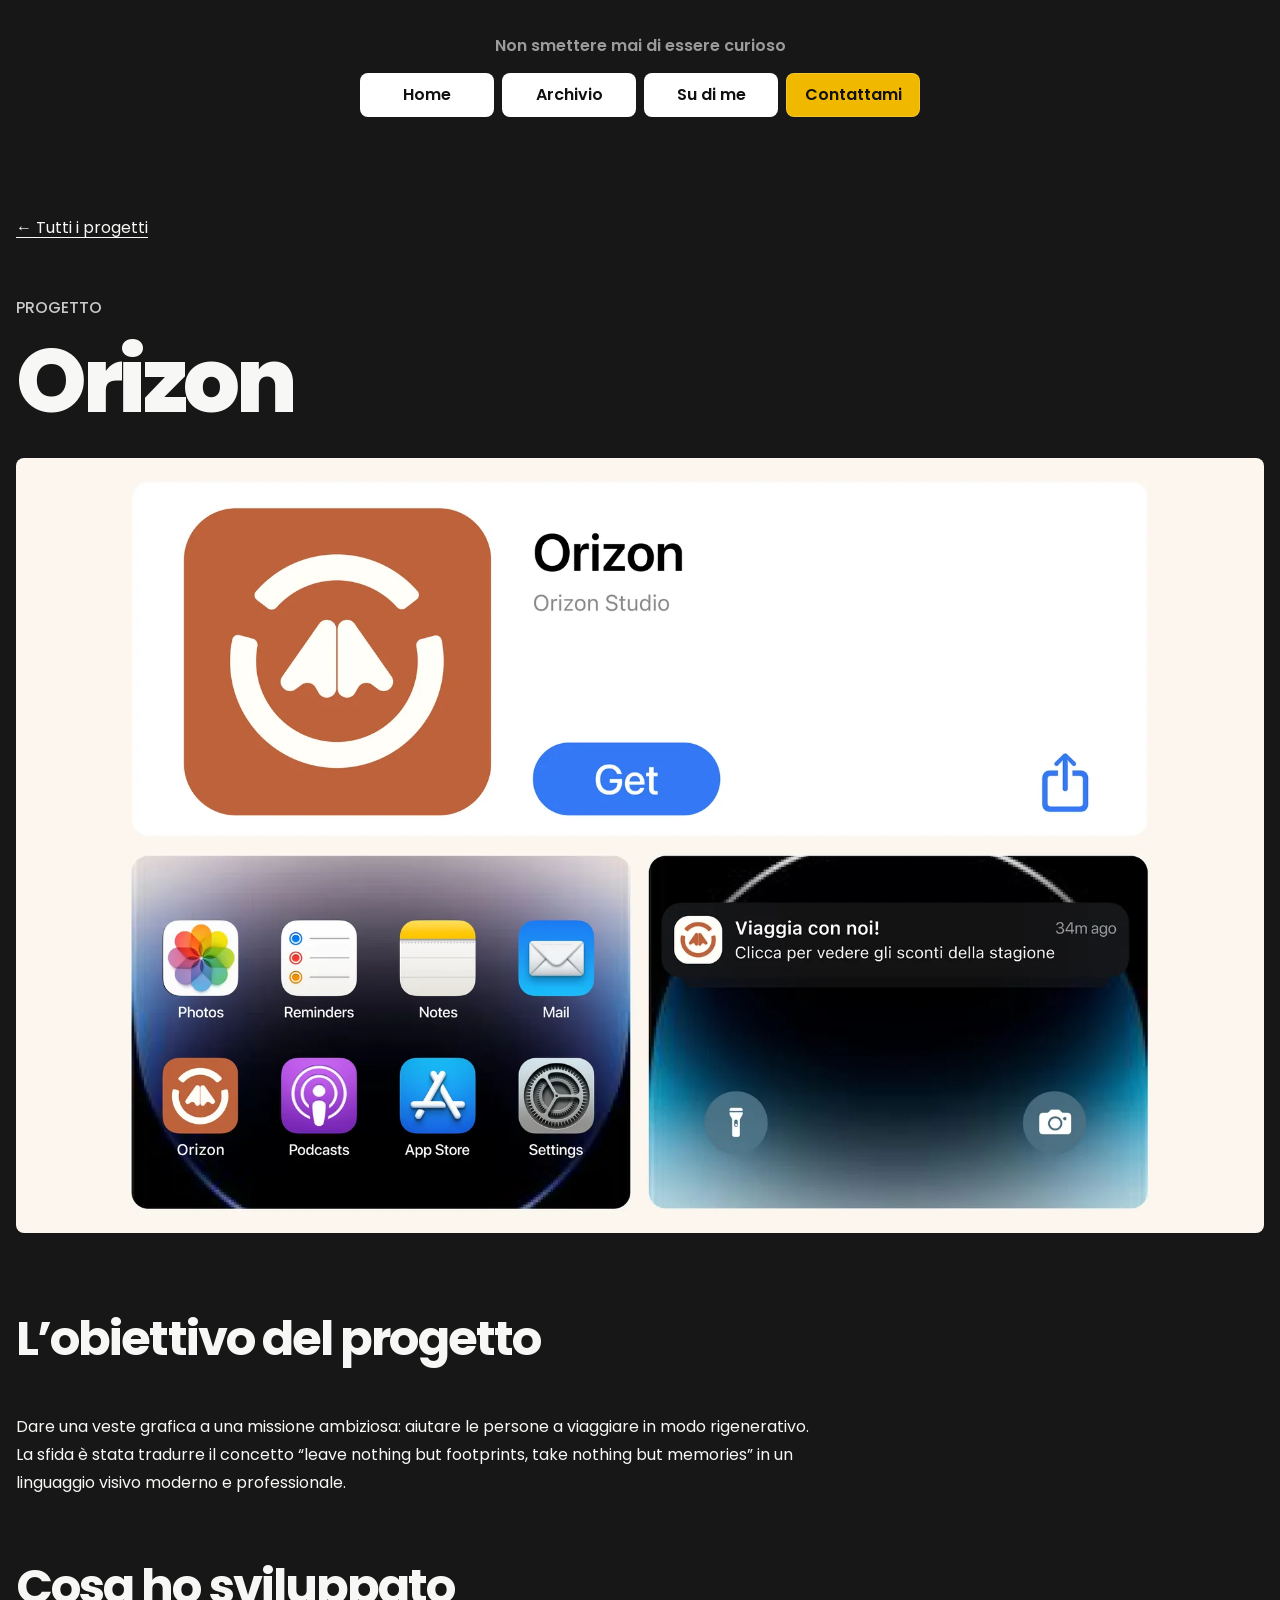
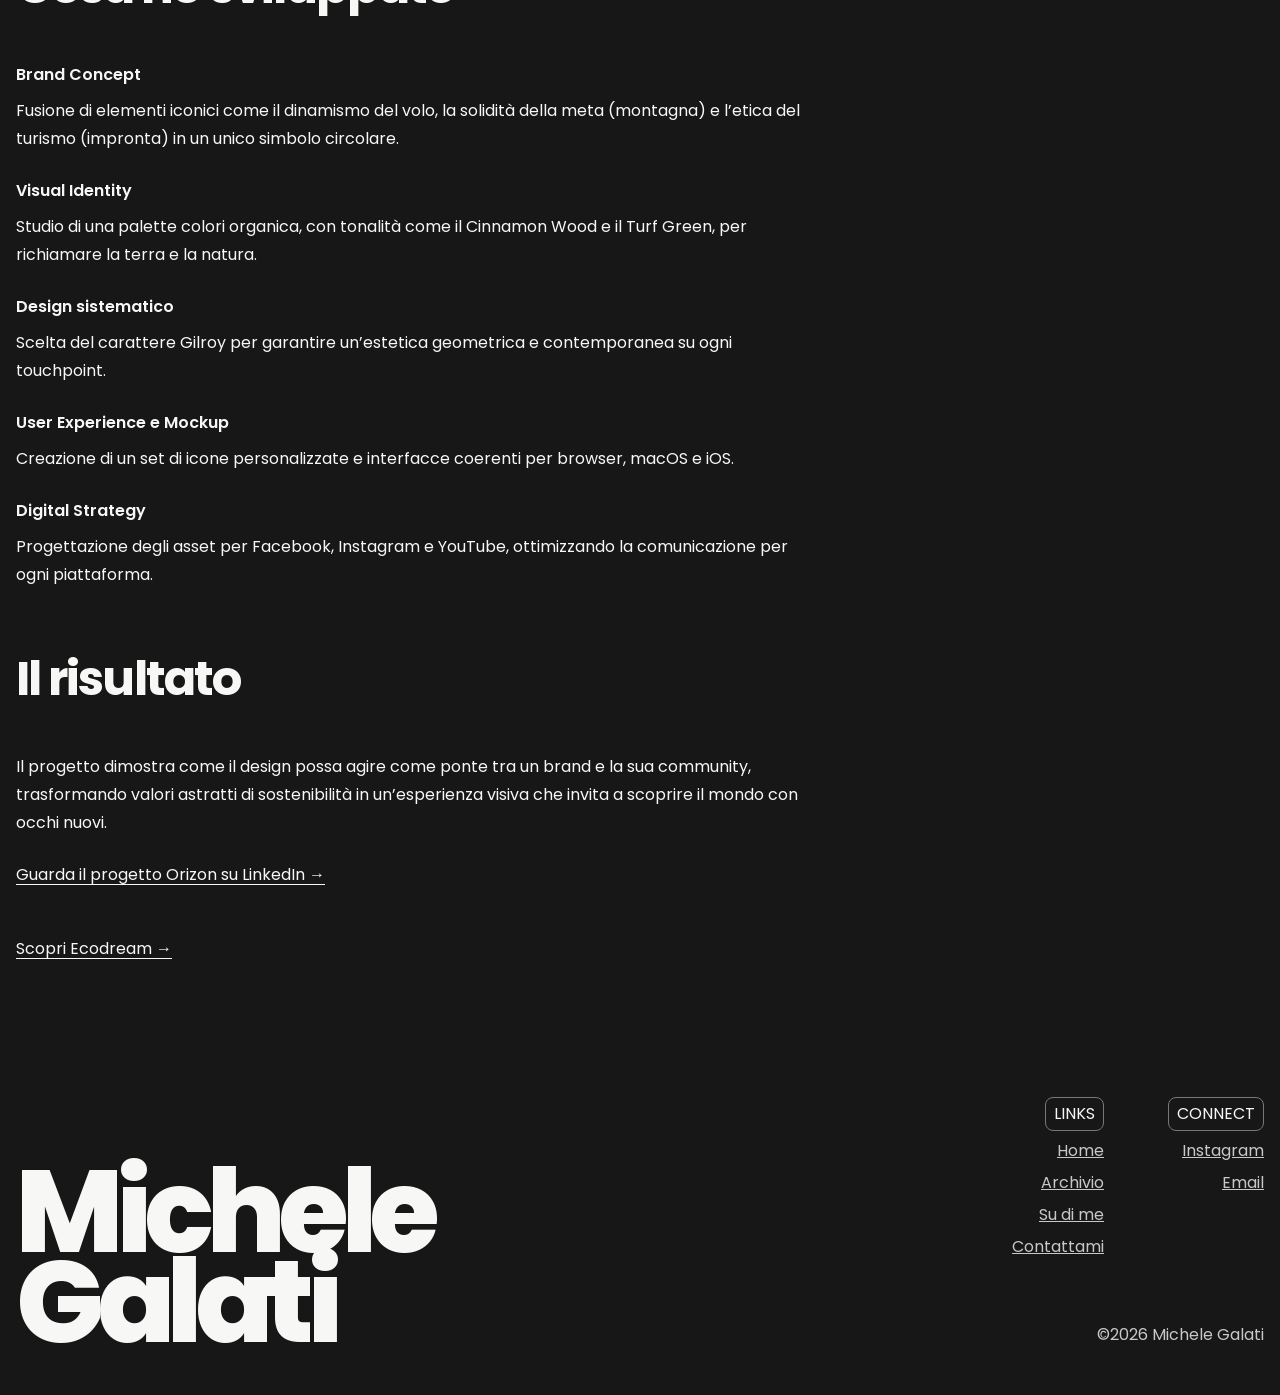
<file: orizon.html>
<!doctype html>
<html lang="it">
<head>
  <meta charset="utf-8">
  <meta name="viewport" content="width=device-width, initial-scale=1">
  <meta name="description" content="Scopri la brand identity di Orizon firmata Michele Galati: concept, palette, tipografia e asset digitali per raccontare una visione di turismo rigenerativo.">
  <title>Orizon | Brand identity di Michele Galati</title>
  <link rel="icon" href="assets/favicon.svg" type="image/svg+xml">
  <link rel="preconnect" href="https://fonts.googleapis.com">
  <link rel="preconnect" href="https://fonts.gstatic.com" crossorigin>
  <link href="https://fonts.googleapis.com/css2?family=Poppins:wght@400;500;600;700;800&display=swap" rel="stylesheet">
  <link rel="stylesheet" href="css/style.css">
<link rel="canonical" href="https://michelegalatistudio-svg.github.io/Portfolio/orizon.html">
  <meta property="og:type" content="website">
  <meta property="og:locale" content="it_IT">
  <meta property="og:site_name" content="Michele Galati">
  <meta property="og:title" content="Orizon | Brand identity di Michele Galati">
  <meta property="og:description" content="Scopri la brand identity di Orizon firmata Michele Galati: concept, palette, tipografia e asset digitali per raccontare una visione di turismo rigenerativo.">
  <meta property="og:url" content="https://michelegalatistudio-svg.github.io/Portfolio/orizon.html">
  <meta property="og:image" content="https://michelegalatistudio-svg.github.io/Portfolio/assets/social/orizon.jpg">
  <meta property="og:image:width" content="1200">
  <meta property="og:image:height" content="630">
  <meta property="og:image:alt" content="Anteprima portfolio Michele Galati — orizon">
</head>
<body class="orizon-page">
<header class="site-header site-pad">

    <div class="header-center">
      <p class="eyebrow">Non smettere mai di essere curioso</p>
      <nav class="pill-nav" aria-label="Navigazione principale">
<ul class="nav-list">

        <li><a class="nav-pill nav-home" href="index.html">Home</a></li>
        <li><a class="nav-pill nav-archive" href="index.html#progetti">Archivio</a></li>
        <li><a class="nav-pill nav-about" href="cv.html">Su di me</a></li>
        <li><a class="nav-pill nav-contact" href="contatti.html">Contattami</a></li>
      
</ul>
</nav>
    </div>
  </header>
<main class="project-page site-pad">
  <a class="text-link" href="index.html#progetti">← Tutti i progetti</a>
  <p class="page-kicker">PROGETTO</p>
  <h1>Orizon</h1>
  <img class="project-cover project-cover-full" src="assets/images/orizon-progetto.webp" alt="Brand identity Orizon: icona app, schermata iOS e notifica promozionale" width="1920" height="1193" decoding="async">
  <div class="project-description">
<section aria-labelledby="objective-title"><h2 id="objective-title">L’obiettivo del progetto</h2><p>Dare una veste grafica a una missione ambiziosa: aiutare le persone a viaggiare in modo rigenerativo. La sfida è stata tradurre il concetto “leave nothing but footprints, take nothing but memories” in un linguaggio visivo moderno e professionale.</p></section>
<section aria-labelledby="development-title"><h2 id="development-title">Cosa ho sviluppato</h2><dl class="project-details">
<dt>Brand Concept</dt><dd>Fusione di elementi iconici come il dinamismo del volo, la solidità della meta (montagna) e l’etica del turismo (impronta) in un unico simbolo circolare.</dd>
<dt>Visual Identity</dt><dd>Studio di una palette colori organica, con tonalità come il Cinnamon Wood e il Turf Green, per richiamare la terra e la natura.</dd>
<dt>Design sistematico</dt><dd>Scelta del carattere Gilroy per garantire un’estetica geometrica e contemporanea su ogni touchpoint.</dd>
<dt>User Experience e Mockup</dt><dd>Creazione di un set di icone personalizzate e interfacce coerenti per browser, macOS e iOS.</dd>
<dt>Digital Strategy</dt><dd>Progettazione degli asset per Facebook, Instagram e YouTube, ottimizzando la comunicazione per ogni piattaforma.</dd>
</dl></section>
<section aria-labelledby="result-title"><h2 id="result-title">Il risultato</h2><p>Il progetto dimostra come il design possa agire come ponte tra un brand e la sua community, trasformando valori astratti di sostenibilità in un’esperienza visiva che invita a scoprire il mondo con occhi nuovi.</p></section>
<a class="text-link" href="https://www.linkedin.com/posts/michele-galati-designer_brand-identity-sostenibilit%C3%A0-orizon-ugcPost-7459884293465591810-Ja6c/">Guarda il progetto Orizon su LinkedIn →</a>
</div>
  <a class="text-link" href="ecodream.html">Scopri Ecodream →</a>
</main>
<footer class="site-footer site-pad">
    <div class="footer-name">Michele<br>Galati</div>
    <div class="footer-meta">
      <div class="footer-links">
        <div><span class="footer-label">LINKS</span><a href="index.html">Home</a><a href="index.html#progetti">Archivio</a><a href="cv.html">Su di me</a><a href="contatti.html">Contattami</a></div>
        <div><span class="footer-label">CONNECT</span><a href="https://www.instagram.com/michele.workspace">Instagram</a><a href="mailto:michelegalati.studio@gmail.com">Email</a></div>
      </div>
      <p class="copyright">©2026 Michele Galati</p>
    </div>
  </footer>
</body>
</html>
</file>
<file: css/live-base.css>
@import url('https://fonts.googleapis.com/css2?family=DM+Sans:wght@400;500;600;700&family=Space+Grotesk:wght@400;500;600;700&display=swap');
:root{--bg:#0b0d12;--paper:#11151b;--lime:#c8ff5c;--white:#f3f5f0;--muted:#99a2a3}*{box-sizing:border-box}html{scroll-behavior:smooth}body{margin:0;background:var(--bg);color:var(--white);font-family:'DM Sans',Arial,sans-serif;overflow-x:hidden}a{color:inherit;text-decoration:none}button{font:inherit}::selection{background:var(--lime);color:#101810}.grain{pointer-events:none;position:fixed;inset:0;opacity:.16;z-index:20;background-image:url("data:image/svg+xml,%3Csvg viewBox='0 0 180 180' xmlns='http://www.w3.org/2000/svg'%3E%3Cfilter id='n'%3E%3CfeTurbulence type='fractalNoise' baseFrequency='.8' numOctaves='3' stitchTiles='stitch'/%3E%3C/filter%3E%3Crect width='100%25' height='100%25' filter='url(%23n)' opacity='.23'/%3E%3C/svg%3E")}.nav{position:absolute;top:0;left:0;width:100%;display:flex;justify-content:space-between;align-items:center;padding:29px 5vw;z-index:15}.brand{font-family:'Space Grotesk';font-weight:700;font-size:18px;letter-spacing:-.7px}.brand b{color:var(--lime)}.navlinks{display:flex;gap:35px;font-size:13px}.navlinks a{transition:color .25s}.navlinks a:hover{color:var(--lime)}.navright{display:flex;align-items:center;gap:13px}.dot{width:8px;height:8px;background:var(--lime);border-radius:50%;box-shadow:0 0 13px var(--lime)}.available{font-size:12px;color:#d7dece}.hero{min-height:100svh;padding:160px 5vw 48px;position:relative;display:flex;flex-direction:column;justify-content:space-between;overflow:hidden}.glow{position:absolute;right:-17vw;top:2vh;width:75vw;height:75vw;max-height:1050px;border-radius:50%;background:radial-gradient(circle,rgba(137,214,61,.22) 0%,rgba(40,89,45,.09) 36%,transparent 67%);filter:blur(35px);pointer-events:none}.eyebrow{font-size:12px;letter-spacing:.22em;color:var(--lime);font-weight:700;text-transform:uppercase}.hero h1{font-family:'Space Grotesk',sans-serif;font-size:clamp(65px,11.2vw,190px);font-weight:700;letter-spacing:-.093em;line-height:.91;margin:35px 0 28px;max-width:1440px;position:relative}.hero h1 span{display:block}.hero h1 .outline{color:transparent;-webkit-text-stroke:1px rgba(244,251,235,.7)}.hero h1 .lime{color:var(--lime)}.herofoot{display:flex;justify-content:space-between;align-items:flex-end;gap:18px}.herofoot p{max-width:360px;color:#a9b1ab;font-size:16px;line-height:1.65;margin:0}.scrollnote{font-size:12px;letter-spacing:.15em;color:#e5eade;display:flex;align-items:center;gap:18px}.scrollnote span{border:1px solid #606963;border-radius:50%;height:44px;width:44px;display:grid;place-items:center}.section{padding:135px 5vw;border-top:1px solid #242b2a}.tag{color:var(--lime);font-size:12px;letter-spacing:.2em;text-transform:uppercase}.section h2{font-family:'Space Grotesk';font-size:clamp(48px,7vw,110px);line-height:1.01;letter-spacing:-.075em;margin:24px 0 54px;max-width:1050px}.section h2 em{font-style:normal;color:var(--lime)}.intro{max-width:800px;font-size:clamp(23px,3.1vw,46px);line-height:1.4;letter-spacing:-.04em}.intro strong{color:var(--lime)}.skills{display:flex;flex-wrap:wrap;gap:12px;margin-top:55px}.chip{border:1px solid #3a4740;border-radius:100px;padding:14px 21px;font-size:14px;transition:background .25s,color .25s,transform .25s}.chip:hover{background:var(--lime);color:#0b0d12;transform:translateY(-5px)}.workhead{display:flex;justify-content:space-between;align-items:end;gap:30px}.workhead p{font-size:14px;color:var(--muted);max-width:310px}.project{display:grid;grid-template-columns:1.2fr .8fr;gap:5vw;border-top:1px solid #303a37;padding:40px 0 75px;align-items:center}.project:nth-of-type(even){grid-template-columns:.8fr 1.2fr}.project:nth-of-type(even) .visual{order:2}.visual{position:relative;min-height:410px;border-radius:12px;display:grid;place-items:center;overflow:hidden;transition:transform .5s cubic-bezier(.2,.8,.2,1)}.visual:hover{transform:scale(.985)}.visual.green{background:radial-gradient(circle at 70% 20%,#42895e,#183d32 53%,#122824)}.visual.blue{background:radial-gradient(circle at 25% 20%,#466ca5,#182b4d 55%,#101a32)}.visual.purple{background:radial-gradient(circle at 65% 25%,#6a548e,#242039 64%,#171322)}.mock{width:46%;min-width:170px;max-width:260px;aspect-ratio:.53;background:#f5f8f2;border:7px solid #161c22;border-radius:32px;box-shadow:20px 40px 55px #0006;transform:rotate(-12deg) translateY(30px);padding:35px 14px 15px;transition:transform .7s cubic-bezier(.2,.8,.2,1);color:#163b31}.visual:hover .mock{transform:rotate(-4deg) translateY(8px)}.mock .line{height:8px;border-radius:12px;background:#aecabc;margin:10px 0}.mock .balance{font-size:clamp(20px,3vw,38px);font-family:'Space Grotesk';font-weight:700}.mock .block{height:26%;background:linear-gradient(130deg,#287a5a,#8edb80);border-radius:12px;margin:20px 0}.mock .tiny{font-size:10px;font-weight:700}.visual.blue .mock{color:#203968}.visual.blue .mock .block{background:linear-gradient(130deg,#1d4389,#75a0e9)}.visual.purple .mock{color:#4d376b}.visual.purple .mock .block{background:linear-gradient(130deg,#66429c,#bfa8e7)}.projectinfo .number{color:var(--lime);font-size:12px;letter-spacing:.15em}.projectinfo h3{font-family:'Space Grotesk';letter-spacing:-.06em;font-size:clamp(35px,4.5vw,70px);line-height:1.04;margin:20px 0}.projectinfo p{font-size:16px;line-height:1.7;color:#abb4ad;max-width:400px}.projectinfo .type{font-size:12px;color:var(--lime);text-transform:uppercase;letter-spacing:.15em}.view{display:inline-flex;align-items:center;gap:19px;margin-top:25px;border-bottom:1px solid #809185;padding-bottom:12px;font-size:14px}.view span{font-size:21px;transition:transform .25s}.view:hover span{transform:translate(5px,-5px)}.ticker{background:var(--lime);color:#101611;overflow:hidden;white-space:nowrap;transform:rotate(-2deg) scale(1.03);margin:20px 0 70px}.tickertrack{display:inline-flex;min-width:max-content;animation:marquee 20s linear infinite;font:700 clamp(36px,5vw,85px)/1.5 'Space Grotesk';letter-spacing:-.06em}.tickertrack span{padding:0 20px}@keyframes marquee{to{transform:translateX(-50%)}}.contact{padding-bottom:100px;min-height:70vh}.contact h2{max-width:1100px}.contact h2 a{color:var(--lime);border-bottom:3px solid var(--lime)}.footer{display:flex;justify-content:space-between;gap:15px;flex-wrap:wrap;border-top:1px solid #2b3331;padding:30px 5vw;color:#a5aea8;font-size:13px}.reveal{opacity:0;transform:translateY(48px);transition:opacity .85s ease,transform .85s cubic-bezier(.2,.7,.2,1)}.reveal.visible{opacity:1;transform:translateY(0)}.reveal.delay{transition-delay:.15s}.cursor{position:fixed;pointer-events:none;border:1px solid var(--lime);height:24px;width:24px;border-radius:50%;z-index:250;transform:translate(-50%,-50%);opacity:0;transition:width .2s,height .2s,opacity .2s;mix-blend-mode:difference}.cursor.big{width:56px;height:56px;background:var(--lime)}@media(min-width:901px){body{cursor:none}a,button,.chip,.visual{cursor:none}}@media(max-width:900px){.hero{padding-top:145px;min-height:85svh}.hero h1{font-size:clamp(57px,11vw,120px)}.navlinks{display:none}.available{font-size:10px}.project,.project:nth-of-type(even){grid-template-columns:1fr;gap:24px}.project:nth-of-type(even) .visual{order:0}.visual{min-height:360px}.section{padding:90px 5vw}.herofoot{align-items:start}.scrollnote{display:none}}@media(max-width:550px){.hero h1{font-size:clamp(55px,12.3vw,80px)}.herofoot p{font-size:14px}.visual{min-height:320px}.nav{padding:25px 5vw}.section h2{margin-bottom:40px}.section{padding-top:75px;padding-bottom:75px}.contact{min-height:50vh}}@media(prefers-reduced-motion:reduce){*,*:before,*:after{animation-duration:.01ms!important;transition-duration:.01ms!important;scroll-behavior:auto!important}.reveal{opacity:1;transform:none}}


/* V2: progressive enhancements on top of the original portfolio */
:root{--bg:#0b1020;--paper:#11192b;--lime:#c8ff5c;--white:#f4f6f0;--muted:#aab7c6;--line:#273449;--ease:cubic-bezier(.19,1,.22,1)}
html{overflow-x:clip}body{background:var(--bg)}
:focus-visible{outline:2px solid var(--lime);outline-offset:5px}
.skip{position:fixed;top:-100px;left:20px;background:var(--lime);color:#0b1020;padding:12px 18px;z-index:999}.skip:focus{top:20px}
.nav{position:fixed;top:0;left:0;right:0;padding:20px 5vw;background:rgba(11,16,32,.62);border-bottom:1px solid transparent;backdrop-filter:blur(20px);-webkit-backdrop-filter:blur(20px);transition:background .3s,border-color .3s;z-index:90}
.nav.scrolled{background:rgba(11,16,32,.9);border-color:var(--line)}
.navlinks a.active{color:var(--lime)}.navlinks a{font-weight:600}
.navright{gap:12px}.navright .dot{flex-shrink:0}
.menu-toggle{display:none;background:none;border:1px solid #526075;border-radius:100px;color:#fff;padding:10px 15px;font-size:12px;cursor:pointer}
.progress{position:fixed;top:0;left:0;height:3px;width:100%;background:var(--lime);transform:scaleX(0);transform-origin:left;z-index:110;pointer-events:none}
.hero{min-height:100svh;padding-top:160px;isolation:isolate}.hero h1{z-index:3}.hero h1 .outline{-webkit-text-stroke:1px rgba(244,251,235,.72)}
.hero::before{content:'';position:absolute;inset:0;z-index:-1;background:radial-gradient(ellipse at 80% 38%,rgba(119,191,80,.09),transparent 40%)}
.hero-topline{display:flex;align-items:center;justify-content:space-between;gap:20px}.hero-index{font-size:11px;color:#96a8b5;letter-spacing:.16em}
.hero h1 .word{display:block;transform:translateY(0);transition:transform .7s var(--ease)}
.hero h1 .word:hover{transform:translateX(12px)}
.hero-orbit{position:absolute;width:min(52vw,680px);aspect-ratio:1;right:-7%;top:13%;pointer-events:none;z-index:-1;transform:rotate(-15deg)}
.hero-orbit .ring{position:absolute;inset:0;border:1px solid rgba(200,255,92,.17);border-radius:50%;transform:rotateX(64deg) rotate(-25deg);box-shadow:0 0 80px rgba(200,255,92,.045) inset}
.hero-orbit .ring:nth-child(2){inset:14%;border-color:rgba(200,255,92,.25);transform:rotateY(52deg) rotate(-35deg)}
.hero-orbit .ring:nth-child(3){inset:30%;border-color:rgba(200,255,92,.15);transform:rotateX(25deg) rotate(25deg)}
.hero-orbit .satellite{position:absolute;right:19%;top:16%;width:11px;height:11px;background:var(--lime);border-radius:50%;box-shadow:0 0 35px var(--lime);animation:float 5s ease-in-out infinite}
@keyframes float{50%{transform:translateY(-24px)}}
.herofoot{position:relative;z-index:3}.herofoot p{max-width:440px}.herofoot strong{color:#f5f9f0}
.scrollnote span{transition:transform .3s,border-color .3s}.scrollnote:hover span{transform:translateY(6px);border-color:var(--lime)}
.hero-meta{position:absolute;right:5vw;bottom:128px;display:flex;flex-direction:column;gap:6px;text-align:right;font-size:10px;letter-spacing:.18em;color:#8795a7}
.section{border-color:var(--line)}.section h2{max-width:1120px}.section h2 em{font-style:normal}
.about-layout{display:grid;grid-template-columns:.8fr 1.2fr;gap:9vw;align-items:start}
.about-aside{position:sticky;top:140px}.about-aside .micro{font-size:13px;line-height:1.8;color:#a8b5c7;max-width:250px}
.about-aside .vertical-line{width:1px;height:100px;background:linear-gradient(var(--lime),transparent);margin:26px 0}
.about-content .intro{margin:0}.about-content .skills{margin-top:36px}.chip{background:rgba(255,255,255,.015);border-color:#34435a}
.stats{display:grid;grid-template-columns:repeat(3,1fr);border-top:1px solid var(--line);margin-top:72px;padding-top:27px;gap:24px}
.stat b{font:700 clamp(28px,4vw,54px)/1 'Space Grotesk';letter-spacing:-.06em;color:var(--lime)}.stat span{display:block;font-size:12px;color:#a8b5c7;margin-top:12px}
.workhead{margin-bottom:18px}.workhead p{max-width:350px;line-height:1.6}
.filters{display:flex;gap:10px;flex-wrap:wrap;margin:0 0 35px}.filter{background:transparent;border:1px solid #39465a;color:#b9c6d4;padding:10px 18px;border-radius:30px;cursor:pointer;transition:all .25s;font-size:13px}
.filter:hover,.filter.active{background:var(--lime);color:#0b1020;border-color:var(--lime)}
.project{transition:opacity .35s,transform .35s;transform-origin:center top}.project.is-hidden{display:none}
.project{cursor:pointer}.project .visual{isolation:isolate}.visual::after{content:none}
.visual{border:1px solid #ffffff12}.visual:hover{transform:scale(.99)}
.visual.green{background:radial-gradient(circle at 70% 20%,#3b805d,#14392e 53%,#0d2426)}
.visual.blue{background:radial-gradient(circle at 25% 20%,#406ca5,#182b4d 55%,#101a32)}
.visual.purple{background:radial-gradient(circle at 65% 25%,#66538e,#242039 64%,#171322)}
.visual.coral{background:radial-gradient(circle at 75% 20%,#d69c94,#8c5053 48%,#301e30)}
.visual .mock{pointer-events:none}.view{background:none;border:0;border-bottom:1px solid #809185;color:var(--white);padding-left:0;padding-right:0;cursor:pointer;font-family:inherit}
.projectinfo .type{line-height:1.7}.projectinfo h3{font-size:clamp(36px,4.5vw,72px)}
.flow-preview{width:80%;max-width:480px;aspect-ratio:1.5;background:#f8f7f3;color:#182231;border-radius:15px;transform:rotate(-8deg) translateY(20px);box-shadow:24px 30px 60px #0005;padding:15px;transition:transform .7s var(--ease);pointer-events:none}
.visual:hover .flow-preview{transform:rotate(-2deg) translateY(2px)}
.flow-top{display:flex;justify-content:space-between;align-items:center;font-size:11px;font-weight:700}.flow-top i{display:block;background:#e7a89d;width:10px;height:10px;border-radius:50%}
.flow-main{display:grid;grid-template-columns:1fr 1fr;gap:10px;margin-top:20px;align-items:center}.flow-circle{aspect-ratio:1;border:10px solid #efb1a6;border-left-color:#d8dbe0;border-bottom-color:#f4d8cf;border-radius:50%;display:grid;place-items:center;font:700 10px 'Space Grotesk';text-align:center}
.flow-rows{display:grid;gap:8px}.flow-rows span{height:20px;background:#e9e8e5;border-radius:6px}.flow-rows span:nth-child(2){width:80%;background:#f2c8c0}.flow-rows span:nth-child(3){width:65%}
.ticker{margin:30px 0 65px}.tickertrack{will-change:transform}
.process-grid{display:grid;grid-template-columns:.9fr 1.1fr;gap:9vw;align-items:start}.process-lead{position:sticky;top:140px}.process-lead p{color:#9eaebe;line-height:1.7;max-width:370px}
.process-list{border-top:1px solid var(--line)}.step{border-bottom:1px solid var(--line)}.step-button{width:100%;display:flex;gap:22px;align-items:center;justify-content:space-between;background:transparent;color:#fff;border:0;padding:27px 0;cursor:pointer;text-align:left;font-family:'Space Grotesk';font-size:clamp(21px,2.6vw,36px);letter-spacing:-.05em}.step-button .n{font:600 11px 'DM Sans';color:var(--lime);letter-spacing:.1em;min-width:32px}.step-button .plus{font-size:24px;font-weight:400;color:var(--lime);transition:transform .3s}.step.open .plus{transform:rotate(45deg)}.step-copy{max-height:0;overflow:hidden;transition:max-height .55s var(--ease)}.step-copy p{margin:0 0 28px 55px;max-width:470px;color:#9eadbf;font-size:15px;line-height:1.8}
.contact{min-height:72vh}.contact h2 a{transition:color .3s}.contact h2 a:hover{color:#fff}.contact-actions{display:flex;gap:12px;flex-wrap:wrap;margin-top:30px}.pill-link{display:inline-flex;align-items:center;gap:12px;padding:14px 21px;border-radius:100px;background:var(--lime);color:#0b1020;font-weight:700;font-size:13px;transition:transform .3s}.pill-link:hover{transform:translateY(-5px)}.pill-link.secondary{background:transparent;color:#fff;border:1px solid #4c5c6b}
.footer{border-color:var(--line)}
.dialog{position:fixed;inset:0;z-index:200;display:none;align-items:center;justify-content:center;padding:24px;background:rgba(4,8,18,.82);backdrop-filter:blur(12px)}.dialog.open{display:flex;animation:fadeIn .3s ease;cursor:auto}.dialog.open button,.dialog.open a{cursor:pointer} body.dialog-open #cursor{display:none}@keyframes fadeIn{from{opacity:0}to{opacity:1}}
.dialog-panel{width:min(850px,100%);max-height:min(86vh,900px);overflow:auto;background:#131d2e;border:1px solid #3c4a5c;border-radius:18px;padding:clamp(24px,5vw,56px);position:relative;box-shadow:0 30px 100px #0009}
.dialog-close{position:absolute;top:20px;right:20px;background:#243147;border:1px solid #536176;color:#fff;border-radius:50%;height:42px;width:42px;font-size:23px;cursor:pointer}
.dialog-label{color:var(--lime);font-size:11px;letter-spacing:.18em;text-transform:uppercase}.dialog h2{font:700 clamp(36px,6vw,72px)/1.02 'Space Grotesk';letter-spacing:-.07em;margin:24px 50px 22px 0}.dialog p{color:#c0cad6;line-height:1.8;font-size:16px;max-width:660px}.dialog-grid{display:grid;grid-template-columns:1fr 1fr;gap:28px;margin-top:28px;border-top:1px solid var(--line);padding-top:24px}.dialog-grid h3{font-size:12px;color:var(--lime);text-transform:uppercase;letter-spacing:.14em}.dialog-grid p{font-size:14px;margin:8px 0}.dialog-note{font-size:12px!important;color:#94a4b6!important;margin-top:24px}
.mobile-menu{display:none}.backtop{position:fixed;bottom:22px;right:22px;width:48px;height:48px;border-radius:50%;background:var(--lime);color:#0b1020;border:0;cursor:pointer;z-index:80;opacity:0;pointer-events:none;transform:translateY(12px);transition:opacity .3s,transform .3s}.backtop.show{opacity:1;pointer-events:auto;transform:translateY(0)}
.reveal{transition-duration:1s}.reveal.delay{transition-delay:.16s}
@media(max-width:900px){.nav{padding:18px 5vw}.menu-toggle{display:block}.navright .available,.navright .dot{display:none}.mobile-menu{position:fixed;inset:0;background:#0b1020;z-index:89;padding:115px 6vw 45px;display:flex;flex-direction:column;gap:12px;opacity:0;visibility:hidden;transform:translateY(-16px);transition:opacity .35s,transform .35s,visibility .35s}.mobile-menu.open{opacity:1;visibility:visible;transform:translateY(0)}.mobile-menu a{font:700 clamp(42px,10vw,76px)/1.2 'Space Grotesk';letter-spacing:-.07em;padding:9px 0;border-bottom:1px solid #293449}.mobile-menu small{margin-top:auto;color:#93a4b5}.hero-orbit{width:75vw;right:-18%;top:23%;opacity:.75}.hero-meta{display:none}.about-layout,.process-grid{grid-template-columns:1fr;gap:30px}.about-aside,.process-lead{position:static}.about-aside .vertical-line{display:none}.stats{margin-top:50px}.process-lead h2{margin-bottom:22px}}
@media(max-width:550px){.hero{min-height:94svh;padding-top:145px}.hero h1{font-size:clamp(56px,12.5vw,82px);margin-top:38px}.hero-index{display:none}.hero-orbit{width:105vw;top:31%;right:-43%;opacity:.55}.stats{grid-template-columns:1fr 1fr}.stat:last-child{grid-column:1/-1}.project .visual{min-height:320px}.flow-preview{width:87%}.step-copy p{margin-left:0}.dialog-grid{grid-template-columns:1fr;gap:10px}.dialog-panel{padding:28px 22px}.dialog h2{margin-right:30px}.contact h2{overflow-wrap:anywhere}.footer{padding-bottom:80px}}
@media(prefers-reduced-motion:reduce) and (pointer:fine){body,a,button,.chip,.visual{cursor:auto!important}}
@media(prefers-reduced-motion:reduce){.reveal{opacity:1!important;transform:none!important}.tickertrack{animation:none!important}.hero-orbit .satellite{animation:none!important}.mobile-menu,.step-copy{transition:none!important}}

.locale-picker{position:relative;display:inline-grid;place-items:center;grid-template-columns:auto auto;gap:8px;padding:0 11px;min-height:44px;flex:none;border:1px solid #526171;border-radius:100px;color:var(--white);background:#131d2e;font:700 12px "DM Sans",sans-serif;letter-spacing:.08em}
.locale-picker::after{content:"";width:5px;height:5px;border-right:1px solid var(--lime);border-bottom:1px solid var(--lime);transform:translateY(-2px) rotate(45deg);pointer-events:none}
.locale-picker:hover,.locale-picker:focus-within{border-color:var(--lime)}
.locale-picker:focus-within{outline:2px solid var(--lime);outline-offset:3px}
.locale-picker select{position:absolute;inset:0;width:100%;height:100%;opacity:0;cursor:pointer;font-size:16px;color-scheme:dark}
.locale-picker span{pointer-events:none}
html[lang="de"] .hero h1{font-size:clamp(43px,10vw,175px)}
.process-lead h2,.projectinfo h3{overflow-wrap:anywhere}
@media(min-width:901px) and (max-width:1100px){.navlinks{gap:18px}.navright .available,.navright .dot{display:none}}
@media(max-width:550px){.navright{gap:7px}.nav .brand{font-size:clamp(15px,4.5vw,20px)}.menu-toggle{padding-inline:8px}.locale-picker{padding-inline:9px}.hero h1{font-size:clamp(42px,12.5vw,82px)}}
@media(max-width:360px){.nav{padding-inline:4vw}.nav .brand{letter-spacing:-.045em}.menu-toggle{font-size:10px}}
@media(max-width:550px){html[lang="de"] .hero h1{font-size:clamp(38px,11vw,65px)}}
.hero h1{font-size:clamp(42px,10.2vw,174px)}
@media(max-width:550px){.hero h1,html[lang="de"] .hero h1{font-size:clamp(39px,10.5vw,62px)}}.project-carousel{display:flex;gap:18px;overflow-x:auto;overflow-y:hidden;scroll-snap-type:x mandatory;scroll-behavior:smooth;scrollbar-width:none;overscroll-behavior-x:contain;padding:42px max(14vw,calc((100% - 790px)/2));margin:0 calc(-5vw);perspective:1200px;touch-action:pan-x pan-y}
.project-carousel::-webkit-scrollbar{display:none}
.project-carousel .project{position:relative;inset:auto;flex:0 0 min(72vw,790px);min-width:0;display:grid;grid-template-columns:1fr .9fr;gap:24px;align-items:center;padding:20px;border:1px solid #344039;border-radius:18px;background:linear-gradient(145deg,rgba(23,30,39,.98),rgba(14,18,25,.98));box-shadow:0 28px 70px #0006;scroll-snap-align:center;scroll-snap-stop:always;transform:scale(.9);filter:blur(4px);opacity:.42;transition:transform .45s ease,filter .45s ease,opacity .45s ease,border-color .45s;cursor:pointer;outline:none}
.project-carousel .project.is-active{transform:scale(1);filter:none;opacity:1;border-color:rgba(200,255,92,.48);z-index:2}
.project-carousel .project:focus-visible{outline:2px solid var(--lime);outline-offset:4px}
.project-carousel .project.is-hidden{display:none}
.project-carousel .visual{height:310px;min-height:310px;border-radius:12px}
.project-carousel .mock{width:35%;min-width:120px;padding:27px 11px 12px;border-width:5px}
.project-carousel .mock .line{height:5px;margin:7px 0}
.project-carousel .mock .block{margin:12px 0}
.project-carousel .flow-preview{width:80%;padding:12px}
.project-carousel .projectinfo h3{font-size:clamp(28px,3.5vw,48px);margin:9px 0}
.project-carousel .projectinfo .number{font-size:10px}
.project-carousel .projectinfo .type{font-size:10px;line-height:1.5}
.project-carousel .projectinfo p{display:block;font-size:13px;line-height:1.55;margin:10px 0 0}
.carousel-status{text-align:center;margin:0 auto 25px;color:#87928e;font:600 11px 'DM Sans';letter-spacing:.2em}
@media(max-width:900px){
.project-carousel{gap:12px;padding:30px 11vw;margin-inline:-5vw}
.project-carousel .project{flex-basis:78vw;grid-template-columns:1fr;padding:13px;gap:12px}
.project-carousel .visual{height:175px;min-height:175px}
.project-carousel .projectinfo h3{font-size:clamp(22px,5vw,32px);margin:5px 0}
.project-carousel .projectinfo .type{font-size:9px}
.project-carousel .projectinfo p{font-size:12px;line-height:1.45;display:-webkit-box;-webkit-line-clamp:2;-webkit-box-orient:vertical;overflow:hidden}
.project-carousel .projectinfo .number{font-size:9px}
.project-carousel .mock{width:27%;min-width:92px;padding:23px 9px 9px}
.project-carousel .mock .line{height:4px;margin:5px 0}
.project-carousel .mock .block{margin:9px 0}
.project-carousel .flow-preview{width:70%;padding:9px}
}
@media(max-width:550px){
.project-carousel{gap:10px;padding:23px 9vw;margin-inline:-5vw}
.project-carousel .project{flex-basis:82vw;padding:10px;gap:9px;border-radius:14px}
.project-carousel .visual{height:145px;min-height:145px}
.project-carousel .projectinfo h3{font-size:22px}
.project-carousel .projectinfo p{font-size:11px}
}
@media(prefers-reduced-motion:reduce){.project-carousel{scroll-behavior:auto}.project-carousel .project{transition:none}}

.about-aside{align-self:stretch}
.portrait{margin:0;width:min(100%,330px);aspect-ratio:4/5;overflow:hidden;border:1px solid rgba(200,255,92,.35);border-radius:18px;background:#151d20;box-shadow:0 22px 60px rgba(0,0,0,.35)}
.portrait img{display:block;width:100%;height:100%;object-fit:cover;object-position:center 34%;filter:saturate(.9);transition:transform .8s cubic-bezier(.2,.8,.2,1),filter .5s}
.portrait:hover img{transform:scale(1.035);filter:saturate(1.04)}
@media(max-width:900px){.about-aside{display:flex;justify-content:center}.portrait{width:min(100%,420px)}}
@media(max-width:900px){
.project-carousel{min-height:0;display:grid;grid-template-columns:repeat(2,minmax(0,1fr));gap:16px;padding:30px 0}
.project-carousel .project,.project-carousel .project:nth-child(n){position:relative;inset:auto;width:auto;min-width:0;transform:none!important;opacity:1!important;z-index:1!important;padding:12px;gap:10px}
.project-carousel::before{width:90%;height:42%;transform:translate(-50%,-50%) rotateX(66deg);opacity:.7}
.project-carousel::after{width:70%;height:32%;transform:translate(-50%,-50%) rotateX(66deg);opacity:.6}
.project-carousel .visual{min-height:150px;height:150px}
.project-carousel .projectinfo h3{font-size:clamp(21px,3.6vw,30px);margin:5px 0}
.project-carousel .projectinfo .type{font-size:9px;line-height:1.45}
.project-carousel .projectinfo .number{font-size:9px}
.project-carousel .projectinfo p{display:none}
.project-carousel .project:hover{filter:brightness(1.08)}
}
@media(max-width:550px){
.project-carousel{gap:10px;padding:24px 0}
.project-carousel .project,.project-carousel .project:nth-child(n){padding:9px;gap:8px;border-radius:12px}
.project-carousel .visual{min-height:112px;height:112px}
.project-carousel .projectinfo h3{font-size:clamp(17px,5vw,23px);line-height:1.08}
.project-carousel .projectinfo .type{font-size:8px}
}
@media(max-width:360px){.project-carousel{grid-template-columns:1fr}.project-carousel .visual{min-height:160px;height:160px}}
.project-carousel{display:flex!important;grid-template-columns:none!important;gap:18px;overflow-x:auto;overflow-y:hidden;scroll-snap-type:x mandatory;scroll-behavior:smooth;scrollbar-width:none;overscroll-behavior-x:contain;padding:42px max(14vw,calc((100% - 790px)/2));margin:0 calc(-5vw);perspective:1200px;touch-action:pan-x pan-y}
.project-carousel::-webkit-scrollbar{display:none}
.project-carousel .project,.project-carousel .project:nth-child(n){position:relative;inset:auto;flex:0 0 min(72vw,790px);min-width:0;display:grid;grid-template-columns:1fr .9fr;gap:24px;align-items:center;width:auto;padding:20px;border:1px solid #344039;border-radius:18px;background:linear-gradient(145deg,rgba(23,30,39,.98),rgba(14,18,25,.98));box-shadow:0 28px 70px #0006;scroll-snap-align:center;scroll-snap-stop:always;transform:scale(.9);filter:blur(4px);opacity:.42;transition:transform .45s ease,filter .45s ease,opacity .45s ease,border-color .45s;cursor:pointer;outline:none;z-index:1}
.project-carousel .project.is-active{transform:scale(1);filter:none;opacity:1;border-color:rgba(200,255,92,.48);z-index:2}
.project-carousel .project:focus-visible{outline:2px solid var(--lime);outline-offset:4px}
.project-carousel .project.is-hidden{display:none}
.project-carousel .visual{height:310px;min-height:310px;border-radius:12px}
.project-carousel .mock{width:35%;min-width:120px;padding:27px 11px 12px;border-width:5px}
.project-carousel .mock .line{height:5px;margin:7px 0}.project-carousel .mock .block{margin:12px 0}
.project-carousel .flow-preview{width:80%;padding:12px}
.project-carousel .projectinfo h3{font-size:clamp(28px,3.5vw,48px);margin:9px 0}
.project-carousel .projectinfo .number{font-size:10px}
.project-carousel .projectinfo .type{font-size:10px;line-height:1.5}
.project-carousel .projectinfo p{display:block;font-size:13px;line-height:1.55;margin:10px 0 0}
.carousel-status{text-align:center;margin:0 auto 25px;color:#87928e;font:600 11px 'DM Sans';letter-spacing:.2em}
@media(max-width:900px){
.project-carousel{gap:12px;padding:30px 11vw;margin-inline:-5vw}
.project-carousel .project,.project-carousel .project:nth-child(n){flex-basis:78vw;grid-template-columns:1fr;padding:13px;gap:12px;transform:scale(.9);opacity:.42}
.project-carousel .project.is-active{transform:scale(1);opacity:1}
.project-carousel .visual{height:175px;min-height:175px}
.project-carousel .projectinfo h3{font-size:clamp(22px,5vw,32px);margin:5px 0}
.project-carousel .projectinfo .type{font-size:9px}
.project-carousel .projectinfo p{font-size:12px;line-height:1.45;display:-webkit-box;-webkit-line-clamp:2;-webkit-box-orient:vertical;overflow:hidden}
.project-carousel .projectinfo .number{font-size:9px}
.project-carousel .mock{width:27%;min-width:92px;padding:23px 9px 9px}
.project-carousel .mock .line{height:4px;margin:5px 0}.project-carousel .mock .block{margin:9px 0}
.project-carousel .flow-preview{width:70%;padding:9px}
}
@media(max-width:550px){
.project-carousel{gap:10px;padding:23px 9vw;margin-inline:-5vw}
.project-carousel .project,.project-carousel .project:nth-child(n){flex-basis:82vw;padding:10px;gap:9px;border-radius:14px}
.project-carousel .visual{height:145px;min-height:145px}
.project-carousel .projectinfo h3{font-size:22px}
.project-carousel .projectinfo p{font-size:11px}
}
@media(prefers-reduced-motion:reduce){.project-carousel{scroll-behavior:auto}.project-carousel .project{transition:none}}
@media(max-width:550px){.hero h1,html[lang="de"] .hero h1{font-size:clamp(52px,15vw,88px);line-height:.91;letter-spacing:-.09em}}
</file>
<file: css/motion.css>
/* Green art direction: current online content, enhanced motion. */
:root {
  --bg:#07110e;
  --paper:#0b1c15;
  --lime:#a5ff78;
  --white:#edf5e9;
  --muted:#a5b8aa;
  --line:#294336;
  --ease:cubic-bezier(.16,1,.3,1);
}

body {
  background: var(--bg);
  cursor: auto !important;
}

a, button, .chip, .visual {
  cursor: pointer !important;
}

.cursor {
  display: none !important;
}

.nav {
  background: rgba(7, 17, 14, 0.82);
  border-bottom-color: rgba(165, 255, 120, 0.1098039216);
}

.navlinks a {
  position: relative;
  padding-block: 8px;
}

.navlinks a::after {
  content: "";
  position: absolute;
  bottom: 0;
  left: 0;
  width: 100%;
  height: 1px;
  background: var(--lime);
  transform: scaleX(0);
  transform-origin: right;
  transition: transform 0.5s var(--ease);
}

.navlinks a:hover::after, .navlinks a:focus-visible::after {
  transform: scaleX(1);
  transform-origin: left;
}

.hero {
  isolation: isolate;
  background: radial-gradient(ellipse at 83% 54%, rgba(23, 77, 43, 0.4666666667), transparent 57%), var(--bg);
}

.hero h1 {
  position: relative;
  z-index: 2;
  max-width: 1300px;
}

.hero h1 .outline {
  color: transparent;
  -webkit-text-stroke-color: rgba(165, 255, 120, 0.6);
}

.hero h1 .lime {
  color: var(--lime);
  text-shadow: 0 0 70px rgba(134, 255, 68, 0.0823529412);
}

.hero-orbit {
  display: none;
}

.glow {
  display: none;
}

.motion-field {
  position: absolute;
  right: -10%;
  top: 14%;
  width: min(65vw, 1000px);
  aspect-ratio: 1;
  z-index: -1;
  pointer-events: none;
  transform: translate3d(var(--motion-x, 0px), var(--motion-y, 0px), 0);
  transition: transform 1.2s var(--ease);
  contain: layout paint;
}

.motion-core {
  position: absolute;
  inset: 18%;
  border-radius: 50%;
  background: radial-gradient(circle at 36% 30%, rgba(181, 255, 140, 0.7333333333), rgba(62, 140, 68, 0.2666666667) 40%, rgba(9, 53, 28, 0.2666666667) 65%, transparent 70%);
  box-shadow: inset -40px -40px 80px #07110e, inset 0 0 80px rgba(183, 255, 107, 0.0666666667);
  animation: core-breathe 9s ease-in-out infinite;
}

.motion-ring {
  position: absolute;
  inset: 8%;
  border: 1px solid rgba(165, 255, 120, 0.3333333333);
  border-radius: 50%;
  transform: rotate(-28deg) scaleY(0.45);
  animation: orbit-a 24s linear infinite;
}

.motion-ring:nth-child(2) {
  inset: 0 18%;
  border-color: rgba(198, 255, 173, 0.4666666667);
  animation: orbit-b 30s linear infinite reverse;
}

.motion-ring:nth-child(3) {
  inset: 24% 0;
  border-color: rgba(165, 255, 120, 0.2);
  animation-duration: 40s;
}

.motion-ring::after {
  content: "";
  position: absolute;
  width: 10px;
  height: 10px;
  border-radius: 50%;
  background: var(--lime);
  top: 10%;
  left: 17%;
  box-shadow: 0 0 24px #a5ff78;
}

@keyframes orbit-a {
  from {
    transform: rotate(-28deg) scaleY(0.45) rotate(0);
  }
  to {
    transform: rotate(-28deg) scaleY(0.45) rotate(360deg);
  }
}
@keyframes orbit-b {
  from {
    transform: rotate(42deg) scaleX(0.54) rotate(0);
  }
  to {
    transform: rotate(42deg) scaleX(0.54) rotate(360deg);
  }
}
@keyframes core-breathe {
  50% {
    transform: scale(0.92) translateY(16px);
    filter: brightness(1.2);
  }
}
.herofoot p {
  color: #b9cbbd;
  max-width: 450px;
}

.section {
  border-color: var(--line);
}

#about {
  background: linear-gradient(150deg, #0b1b13, var(--bg) 75%);
}

.portrait {
  border-radius: 8px;
  overflow: hidden;
  box-shadow: 0 0 0 1px rgba(165, 255, 120, 0.1490196078);
}

.portrait img {
  transition: transform 1.2s var(--ease), filter 1s;
  filter: saturate(0.7);
}

.portrait:hover img {
  transform: scale(1.035);
  filter: saturate(1);
}

.chip {
  border-color: #395740;
  background: rgba(165, 255, 120, 0.0196078431);
  transition: background 0.4s, color 0.4s, transform 0.65s var(--ease), box-shadow 0.5s;
}

.chip:hover {
  box-shadow: 0 8px 36px rgba(148, 255, 60, 0.0941176471);
}

.stats {
  border-color: var(--line);
}

.project-carousel .project {
  background: linear-gradient(140deg, #13281c, #09150f);
  border-color: #344f3b;
  transition: transform 0.85s var(--ease), filter 0.7s, opacity 0.7s, border-color 0.5s, box-shadow 0.5s;
  filter: blur(1px);
}

.project-carousel .project.is-active {
  border-color: rgba(165, 255, 120, 0.4);
  box-shadow: 0 24px 80px rgba(0, 0, 0, 0.5333333333), 0 0 64px rgba(165, 255, 120, 0.0352941176);
  filter: none;
}

.project-carousel .visual.green {
  background: radial-gradient(circle at 70% 20%, #4b9753, #194d31 53%, #10281b);
}

.project-carousel .visual.blue {
  background: radial-gradient(circle at 25% 20%, #4d8b80, #1b4339 55%, #10291f);
}

.project-carousel .visual.purple {
  background: radial-gradient(circle at 65% 25%, #708c4e, #263b26 64%, #13251b);
}

.project-carousel .visual.coral {
  background: radial-gradient(circle at 75% 20%, #9bac70, #4a633d 48%, #172a20);
}

.project-carousel .visual {
  transition: transform 1s var(--ease), box-shadow 0.7s;
}

.project-carousel .project:hover .visual {
  box-shadow: inset 0 0 80px rgba(180, 255, 120, 0.1333333333);
}

.projectinfo .type {
  color: var(--lime);
}

.projectinfo p, .process-lead p, .step-copy p {
  color: #b0c3b7;
}

.filter, .pill-link {
  transition: background 0.4s, color 0.4s, transform 0.5s var(--ease), box-shadow 0.4s;
}

.filter:hover, .pill-link:hover {
  box-shadow: 0 0 24px rgba(165, 255, 120, 0.1333333333);
}

.step {
  border-color: var(--line);
}

.step-button {
  transition: color 0.35s, padding-left 0.6s var(--ease);
}

.step-button:hover {
  color: var(--lime);
  padding-left: 8px;
}

.ticker {
  background: var(--lime);
  margin-block: 32px 80px;
  transform: rotate(-1.5deg) scale(1.03);
}

.tickertrack {
  animation-duration: 32s;
}

.ticker:hover .tickertrack {
  animation-play-state: paused;
}

#contact {
  background: radial-gradient(ellipse at 75% 90%, rgba(23, 75, 40, 0.4), transparent 70%);
}

.dialog {
  background: rgba(3, 16, 8, 0.8666666667);
}

.dialog-panel {
  background: #102218;
  border-color: #4b7155;
  border-radius: 8px;
}

.dialog-close {
  background: #24442e;
  border-color: #65876c;
}

.mobile-menu {
  background: #08170f;
}

.sound-toggle {
  position: fixed;
  left: 24px;
  bottom: 24px;
  z-index: 85;
  display: inline-flex;
  gap: 10px;
  align-items: center;
  min-height: 44px;
  padding: 10px 16px;
  border: 1px solid rgba(165, 255, 120, 0.3333333333);
  border-radius: 99px;
  background: rgba(8, 23, 15, 0.9333333333);
  backdrop-filter: blur(16px);
  color: var(--white);
  font: 600 11px "DM Sans", sans-serif;
  letter-spacing: 0.1em;
  cursor: pointer;
}

.sound-bars {
  display: flex;
  align-items: center;
  gap: 3px;
  height: 16px;
}

.sound-bars i {
  display: block;
  width: 2px;
  height: 4px;
  background: var(--lime);
}

.sound-toggle[aria-pressed=true] .sound-bars i {
  animation: bars 1.1s ease-in-out infinite alternate;
}

.sound-bars i:nth-child(2) {
  animation-delay: 0.3s !important;
}

.sound-bars i:nth-child(3) {
  animation-delay: 0.6s !important;
}

@keyframes bars {
  to {
    height: 14px;
  }
}
.sound-toggle:hover {
  border-color: var(--lime);
}

:focus-visible {
  outline: 2px solid var(--lime);
  outline-offset: 5px;
}

.reveal {
  transition: opacity 1s ease, transform 1.15s var(--ease);
}

@media (max-width: 900px) {
  .motion-field {
    width: 100vw;
    right: -40%;
    top: 30%;
  }
  .sound-toggle {
    left: 16px;
    bottom: 16px;
  }
  .project-carousel .project {
    filter: none;
  }
  .navright {
    gap: 8px;
  }
}
@media (prefers-reduced-motion: reduce) {
  html {
    scroll-behavior: auto !important;
  }
  .motion-ring, .motion-core, .tickertrack, .sound-toggle .sound-bars i {
    animation: none !important;
  }
  .motion-field {
    transform: none !important;
  }
  .reveal {
    opacity: 1 !important;
    transform: none !important;
  }
  *, *::before, *::after {
    transition: none !important;
    animation: none !important;
  }
}
.live-nav-list {
  display: flex;
  align-items: center;
  gap: 35px;
  list-style: none;
  margin: 0;
  padding: 0;
}

/* Real project materials: Ecodream and Orizon. */
.project-photo img{display:block;width:100%;height:100%;object-fit:cover;transition:transform .7s var(--ease)}
.project:hover .project-photo img{transform:scale(1.035)}
.dialog-project-image{display:block;width:100%;height:auto;border-radius:8px;margin:0 0 32px}
.dialog-project-image[hidden]{display:none}
.dialog-project-links{display:flex;flex-wrap:wrap;gap:12px;margin-top:24px}
</file>
<file: css/style.css>
:root {
  --color-bg: #171717;
  --color-surface: #222;
  --color-text: #f7f7f5;
  --color-muted: #c8c8c8;
  --color-accent: #f0b900;
  --color-sand: #c99b5c;
  --color-brown: #9a583a;
  --color-border: #777;
  --space-1: 8px;
  --space-2: 16px;
  --space-3: 24px;
  --space-4: 32px;
  --space-5: 40px;
  --space-6: 48px;
  --space-8: 64px;
  --space-12: 96px;
  --space-14: 112px;
  --space-16: 128px;
  --space-18: 144px;
  --radius: 8px;
}

/* Shared foundation: no external framework required. */
* {
  box-sizing: border-box;
}

html {
  scroll-behavior: smooth;
  scroll-padding-top: 160px;
}

body {
  margin: 0;
  background: var(--color-bg);
  color: var(--color-text);
  font: 400 16px/1.5 "Poppins", Arial, sans-serif;
}

img {
  max-width: 100%;
  height: auto;
}

a {
  color: inherit;
}

p {
  margin: 0 0 var(--space-2);
}

button, input, textarea {
  font: inherit;
}

.site-pad {
  width: min(100% - 32px, 1280px);
  margin-inline: auto;
}

a:focus-visible, button:focus-visible, input:focus-visible, textarea:focus-visible, .inspo-table-scroll:focus-visible {
  outline: 3px solid var(--color-accent);
  outline-offset: 4px;
}

.visually-hidden {
  position: absolute;
  width: 1px;
  height: 1px;
  padding: 0;
  margin: -1px;
  overflow: hidden;
  clip-path: inset(50%);
  white-space: nowrap;
  border: 0;
}

.muted, .page-kicker {
  color: var(--color-muted);
}

.page-kicker {
  font-size: 16px;
  font-weight: 500;
  margin: 0 0 var(--space-2);
}

.text-link {
  display: inline-block;
  padding-block: var(--space-1);
  text-underline-offset: 4px;
  overflow-wrap: anywhere;
}

.text-link:hover, .text-link:focus-visible, .footer-links a:hover, .footer-links a:focus-visible {
  color: var(--color-accent);
}

/* Shared navigation, kept sticky relative to the body. */
.site-header {
  position: sticky;
  top: 0;
  z-index: 100;
  min-height: 144px;
  display: flex;
  align-items: center;
  justify-content: center;
  padding-block: var(--space-3) var(--space-2);
  background: var(--color-bg);
}

.header-center {
  width: 100%;
  text-align: center;
}

.eyebrow {
  margin: 0 0 var(--space-2);
  color: #9b9b9b;
  font-weight: 600;
  line-height: 1.4;
}

.pill-nav {
  width: min(100%, 560px);
  margin-inline: auto;
}

.nav-list {
  list-style: none;
  margin: 0;
  padding: 0;
  display: grid;
  grid-template-columns: repeat(4, minmax(0, 1fr));
  gap: var(--space-1);
}

.nav-list li {
  min-width: 0;
}

.nav-pill {
  width: 100%;
  min-height: 44px;
  display: flex;
  align-items: center;
  justify-content: center;
  padding: var(--space-1) var(--space-2);
  border: 1px solid rgba(255, 255, 255, 0.18);
  border-radius: var(--radius);
  background: #fff;
  color: #111;
  text-decoration: none;
  font-weight: 600;
  line-height: 1;
  transition: background-color 180ms ease, box-shadow 180ms ease;
}

.nav-contact, .nav-about.active {
  background: var(--color-accent);
}

.nav-pill:hover, .nav-pill:focus-visible {
  background: var(--color-accent);
  color: #111;
  box-shadow: 0 0 16px rgba(240, 185, 0, 0.32);
}

/* Home only. */
.home-page .hero {
  position: relative;
}

.hero-media {
  width: 100%;
  aspect-ratio: 2.64/1;
  min-height: 280px;
  max-height: 480px;
  border-radius: var(--radius);
  background: linear-gradient(to bottom, transparent 48%, var(--color-bg) 100%), url("../assets/images/hero.webp") center 57%/cover no-repeat;
}

.home-page .hero h1 {
  position: relative;
  z-index: 1;
  margin: -72px 0 0;
  max-width: 1100px;
  font-size: clamp(56px, 7.3vw, 104px);
  line-height: 0.94;
  letter-spacing: -0.055em;
  font-weight: 800;
}

.hero-role {
  margin: var(--space-4) 0 0;
  font-size: clamp(20px, 2.5vw, 32px);
  font-weight: 600;
  color: var(--color-accent);
}

.home-about {
  padding-top: var(--space-12);
  max-width: 800px;
  margin-left: max(16px, (100% - 1280px) / 2);
}

.home-about h2 {
  font-size: clamp(32px, 4vw, 48px);
  font-weight: 700;
  margin: 0 0 var(--space-3);
}

.home-about p {
  line-height: 1.75;
}

.projects {
  padding-top: var(--space-18);
}

.projects > h2 {
  font-size: clamp(48px, 6vw, 80px);
  line-height: 1;
  letter-spacing: -0.045em;
  margin: 0 0 var(--space-6);
  font-weight: 800;
}

.project-grid {
  display: grid;
  grid-template-columns: repeat(2, minmax(0, 1fr));
  gap: var(--space-2);
  width: 50%;
  max-width: 640px;
}

.project-card {
  display: block;
  position: relative;
  aspect-ratio: 1;
  border-radius: var(--radius);
  overflow: hidden;
  color: inherit;
  text-decoration: none;
  transition: transform 240ms ease, box-shadow 240ms ease;
}

.project-card:hover, .project-card:focus-visible {
  transform: scale(1.025);
  box-shadow: 0 0 16px rgba(240, 185, 0, 0.28), 0 0 32px rgba(240, 185, 0, 0.12);
  z-index: 1;
}

.project-card img {
  display: block;
  width: 100%;
  height: 100%;
  object-fit: cover;
}

.project-label {
  position: absolute;
  inset: auto var(--space-2) var(--space-2);
  min-height: 64px;
  padding: var(--space-1) var(--space-2);
  border-radius: var(--radius);
  background: var(--color-sand);
  color: var(--color-bg);
  line-height: 1.25;
  display: flex;
  flex-direction: column;
  justify-content: center;
}

.project-card:nth-child(2) .project-label {
  background: var(--color-brown);
  color: #fff;
}

.inspo-wrap, .cta-wrap {
  padding-top: var(--space-16);
}

.inspo-card {
  padding: var(--space-4) var(--space-2) var(--space-5);
  color: #fff;
}

.inspo-card h2 {
  font-size: clamp(56px, 7vw, 96px);
  line-height: 0.95;
  letter-spacing: -0.06em;
  margin: 0 0 var(--space-8);
  font-weight: 800;
}

.inspo-table-scroll {
  overflow-x: auto;
}

.inspo-table {
  width: 100%;
  min-width: 640px;
  border-collapse: collapse;
}

.inspo-table th, .inspo-table td {
  padding: var(--space-2) var(--space-1);
  text-align: left;
  vertical-align: top;
  border-bottom: 1px dotted var(--color-border);
}

.inspo-table thead th {
  font-weight: 400;
}

.inspo-table tbody th, .inspo-table tbody td {
  font-weight: 600;
}

.inspo-table th:last-child, .inspo-table td:last-child {
  text-align: right;
}

.cta-ticket {
  min-height: 320px;
  border-radius: var(--radius);
  background: var(--color-accent);
  position: relative;
  display: flex;
  flex-direction: column;
  align-items: center;
  justify-content: center;
  color: #111;
  overflow: hidden;
  background-image: radial-gradient(rgba(90, 60, 0, 0.08) 1px, transparent 1px);
  background-size: 5px 5px;
}

.cta-ticket p {
  text-align: center;
  font-weight: 600;
  font-size: clamp(32px, 4vw, 56px);
  line-height: 1.2;
  letter-spacing: -0.04em;
  margin: 0 0 var(--space-3);
}

.cta-ticket a {
  min-height: 48px;
  display: inline-flex;
  align-items: center;
  background: var(--color-bg);
  color: #fff;
  text-decoration: none;
  padding: var(--space-1) var(--space-2);
  border-radius: var(--radius);
  font-weight: 600;
  transition: color 180ms ease, box-shadow 180ms ease;
}

.cta-ticket a:hover, .cta-ticket a:focus-visible {
  color: var(--color-accent);
  box-shadow: 0 0 16px rgba(255, 255, 255, 0.55);
}

.cta-ticket a:focus-visible {
  outline-color: var(--color-bg);
}

.ticket-line {
  position: absolute;
  top: 0;
  bottom: 0;
  border-left: 1px dashed rgba(0, 0, 0, 0.5);
}

.ticket-line.left {
  left: var(--space-6);
}

.ticket-line.right {
  right: var(--space-6);
}

.hole {
  position: absolute;
  width: 16px;
  height: 16px;
  background: var(--color-bg);
  border-radius: 50%;
}

.h1, .h2, .h3 {
  left: var(--space-2);
}

.h4, .h5, .h6 {
  right: var(--space-2);
}

.h1, .h4 {
  top: var(--space-4);
}

.h2, .h5 {
  top: 50%;
  transform: translateY(-50%);
}

.h3, .h6 {
  bottom: var(--space-4);
}

/* Shared footer. */
.site-footer {
  padding-block: var(--space-12) var(--space-6);
  display: flex;
  align-items: flex-end;
  justify-content: space-between;
  gap: var(--space-8);
}

.footer-name {
  font-size: clamp(72px, 9vw, 128px);
  font-weight: 800;
  line-height: 0.78;
  letter-spacing: -0.065em;
}

.footer-meta {
  margin-left: auto;
  display: flex;
  flex-direction: column;
  align-items: flex-end;
  gap: var(--space-8);
}

.footer-links {
  display: flex;
  gap: var(--space-8);
}

.footer-links > div {
  display: flex;
  flex-direction: column;
  align-items: flex-end;
  gap: var(--space-1);
}

.footer-label {
  border: 1px solid var(--color-border);
  border-radius: var(--radius);
  padding: var(--space-1);
  line-height: 1;
}

.footer-links a, .copyright {
  color: var(--color-muted);
}

.copyright {
  margin: 0;
}

/* About and project pages. */
.about-content, .project-page {
  padding-block: var(--space-8) var(--space-4);
}

.about-intro {
  display: grid;
  grid-template-columns: minmax(0, 1fr) minmax(0, 1.25fr);
  gap: var(--space-8);
  align-items: center;
}

.about-portrait {
  display: block;
  width: 100%;
  max-height: 640px;
  object-fit: cover;
  border-radius: var(--radius);
}

.about-bio h1, .project-page h1 {
  font-size: clamp(48px, 7vw, 96px);
  font-weight: 800;
  line-height: 1;
  letter-spacing: -0.05em;
  margin: 0 0 var(--space-4);
  overflow-wrap: anywhere;
}

.about-bio p {
  line-height: 1.75;
  margin-bottom: var(--space-3);
}

.about-bio .bio-lead {
  font-size: clamp(24px, 2.5vw, 32px);
  font-weight: 600;
  line-height: 1.4;
}

.resume {
  padding-top: var(--space-14);
}

.resume h2, .project-description h2 {
  font-size: clamp(32px, 4vw, 48px);
  font-weight: 700;
  letter-spacing: -0.04em;
  margin: 0 0 var(--space-4);
}

.resume-grid {
  display: grid;
  grid-template-columns: repeat(2, minmax(0, 1fr));
  gap: var(--space-4) var(--space-8);
}

.resume-block {
  border-top: 1px solid var(--color-border);
  padding-top: var(--space-3);
}

.resume-block h3 {
  font-size: 24px;
  font-weight: 600;
  margin: 0 0 var(--space-2);
}

.resume-block p, .skill-list {
  line-height: 1.75;
}

.skill-list {
  padding-left: var(--space-3);
  margin: 0;
}

.resume-experience + .resume-experience {
  margin-top: var(--space-4);
  padding-top: var(--space-3);
  border-top: 1px solid var(--color-border);
}

.resume-experience h4 {
  font-size: 20px;
  line-height: 1.4;
  font-weight: 600;
  margin: 0 0 var(--space-2);
}

.project-page > .page-kicker {
  margin-top: var(--space-6);
}

.project-cover {
  display: block;
  width: 100%;
  height: auto;
  border-radius: var(--radius);
}

.project-description {
  padding-block: var(--space-8) var(--space-4);
  max-width: 800px;
  line-height: 1.75;
}

.project-description section + section {
  margin-top: var(--space-6);
}

.project-details {
  margin: 0;
}

.project-details dt {
  font-weight: 600;
  margin-bottom: var(--space-1);
}

.project-details dd {
  margin: 0 0 var(--space-3);
}

/* Contact form: native HTML validation and mailto. */
.contact-content {
  display: grid;
  grid-template-columns: repeat(2, minmax(0, 1fr));
  gap: var(--space-8);
  padding-block: var(--space-8) var(--space-4);
}

.contact-intro h1 {
  font-size: clamp(40px, 5vw, 72px);
  font-weight: 800;
  letter-spacing: -0.05em;
  line-height: 1.1;
  margin: 0 0 var(--space-4);
}

.contact-intro p {
  line-height: 1.75;
}

.contact-form {
  display: flex;
  flex-direction: column;
  gap: var(--space-3);
}

.form-field {
  display: flex;
  flex-direction: column;
  gap: var(--space-1);
}

.form-field label {
  font-weight: 500;
}

.form-field input, .form-field textarea {
  width: 100%;
  min-height: 48px;
  padding: var(--space-2);
  border: 1px solid #888;
  border-radius: var(--radius);
  background: var(--color-surface);
  color: #fff;
}

.form-field textarea {
  resize: vertical;
}

.contact-form button {
  align-self: flex-start;
  cursor: pointer;
  min-height: 48px;
  border: 0;
  border-radius: var(--radius);
  padding: var(--space-2) var(--space-3);
  font-weight: 600;
  color: #111;
  background: var(--color-accent);
}

.contact-form button:hover {
  box-shadow: 0 0 16px rgba(240, 185, 0, 0.4);
}

.contact-form p {
  margin: 0;
  line-height: 1.6;
}

@media (min-width: 768px) and (max-width: 1023px) {
  .project-grid {
    width: 100%;
  }
}
@media (max-width: 767px) {
  html {
    scroll-padding-top: 176px;
  }
  .site-header {
    min-height: 0;
    padding-block: var(--space-2);
  }
  .hero-media {
    aspect-ratio: auto;
    height: 288px;
    min-height: 0;
    background-position: center 56%;
  }
  .home-page .hero h1 {
    margin-top: -48px;
    font-size: clamp(48px, 13.5vw, 72px);
    line-height: 0.96;
  }
  .home-about {
    padding-top: var(--space-8);
  }
  .projects {
    padding-top: var(--space-14);
  }
  .projects > h2 {
    margin-bottom: var(--space-5);
  }
  .project-grid {
    width: 100%;
    grid-template-columns: 1fr;
    gap: var(--space-3);
  }
  .inspo-wrap, .cta-wrap {
    padding-top: var(--space-12);
  }
  .inspo-card h2 {
    margin-bottom: var(--space-6);
  }
  .cta-ticket {
    min-height: 288px;
    padding-inline: var(--space-6);
  }
  .ticket-line.left {
    left: var(--space-4);
  }
  .ticket-line.right {
    right: var(--space-4);
  }
  .site-footer {
    padding-top: var(--space-8);
    flex-direction: column;
    align-items: stretch;
    gap: var(--space-12);
  }
  .footer-name {
    font-size: clamp(72px, 21vw, 112px);
  }
  .footer-meta {
    width: 100%;
    margin: 0;
    align-items: stretch;
  }
  .footer-links {
    justify-content: space-between;
    gap: var(--space-4);
  }
  .footer-links > div:first-child {
    align-items: flex-start;
  }
  .copyright {
    text-align: right;
  }
  .about-content, .project-page {
    padding-top: var(--space-4);
  }
  .about-intro {
    grid-template-columns: 1fr;
    gap: var(--space-4);
  }
  .about-portrait {
    max-height: 560px;
    object-position: center 35%;
  }
  .resume {
    padding-top: var(--space-8);
  }
  .resume-grid {
    grid-template-columns: 1fr;
    gap: var(--space-4);
  }
  .project-description {
    padding-top: var(--space-6);
  }
  .contact-content {
    grid-template-columns: 1fr;
    gap: var(--space-6);
    padding-top: var(--space-4);
  }
}
@media (max-width: 430px) {
  .nav-list {
    grid-template-columns: repeat(2, minmax(0, 1fr));
  }
  .home-page .hero h1 {
    font-size: clamp(44px, 13vw, 58px);
  }
}
@media (prefers-reduced-motion: reduce) {
  html {
    scroll-behavior: auto;
  }
  *, *::before, *::after {
    transition: none !important;
  }
  .project-card:hover, .project-card:focus-visible {
    transform: none;
  }
}
</file>
